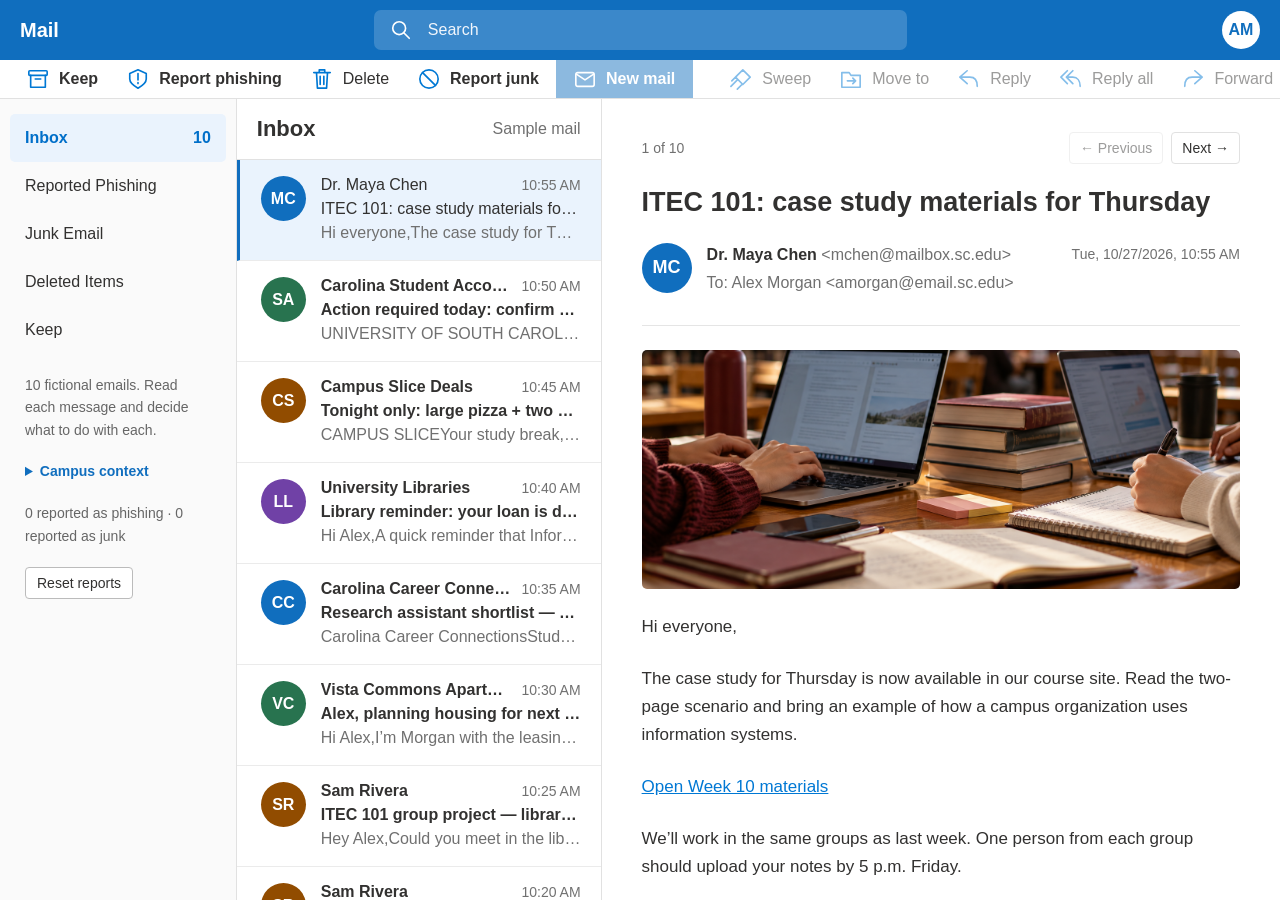
<file: index.html>
<!DOCTYPE html>
<html lang="en">
<head>
  <meta charset="UTF-8">
  <meta name="viewport" content="width=device-width, initial-scale=1.0">
  <meta name="description" content="A fictional college student inbox for evaluating sample emails.">
  <title>Student Mail | Inbox</title>
  <link rel="stylesheet" href="styles.css">
</head>
<body>
<!-- Reusable, locally embedded icons; no external libraries required. -->
<svg class="icon-definitions" xmlns="http://www.w3.org/2000/svg" aria-hidden="true"><defs>
  <symbol id="mail" viewBox="0 0 24 24"><rect x="2" y="5" width="20" height="15" rx="2"/><path d="m3 7 9 6 9-6"/></symbol>
  <symbol id="search-icon" viewBox="0 0 24 24"><circle cx="10" cy="10" r="7"/><path d="m15 15 6 6"/></symbol>
  <symbol id="delete" viewBox="0 0 24 24"><path d="M3 5h18M9 5V2h6v3M6 5l1 17h10l1-17M10 9v9M14 9v9"/></symbol>
  <symbol id="archive" viewBox="0 0 24 24"><path d="M4 8v13h16V8M9 12h6"/><rect x="2" y="3" width="20" height="5" rx="1"/></symbol>
  <symbol id="shield" viewBox="0 0 24 24"><path d="m12 2 9 4v6c0 5-9 10-9 10S3 17 3 12V6zM12 6v7M12 16v1"/></symbol>
  <symbol id="junk" viewBox="0 0 24 24"><circle cx="12" cy="12" r="10"/><path d="m5 5 14 14"/></symbol>
  <symbol id="sweep" viewBox="0 0 24 24"><path d="m14 2 8 8-8 8-8-8zM2 14l6-6M1 20l7-7M8 23l5-5"/></symbol>
  <symbol id="folder" viewBox="0 0 24 24"><path d="M2 5h8l2 3h10v13H2zM8 14h9m-3-3 3 3-3 3"/></symbol>
  <symbol id="reply" viewBox="0 0 24 24"><path d="m10 3-8 7 8 7M3 10h10c6 0 8 4 8 10"/></symbol>
  <symbol id="reply-all" viewBox="0 0 24 24"><path d="m8 3-7 7 7 7m6-14-7 7 7 7M8 10h6c5 0 8 4 8 10"/></symbol>
  <symbol id="forward" viewBox="0 0 24 24"><path d="m14 3 8 7-8 7M21 10H11c-6 0-8 4-8 10"/></symbol>
  <symbol id="tag" viewBox="0 0 24 24"><path d="M2 2h10l10 10-10 10L2 12z"/><circle cx="7" cy="7" r="1"/></symbol>
</defs></svg>
<header class="topbar">
  <span class="app-name">Mail</span>
  <div class="search-box"><svg class="icon" aria-hidden="true"><use href="#search-icon"/></svg><label class="sr-only" for="search">Search sample mail</label><input id="search" type="search" placeholder="Search"></div>
  <div class="profile" aria-label="Alex Morgan">AM</div>
</header>
<!-- Sample mail interface; no connection to an external mail service. -->
<nav class="toolbar" aria-label="Mail actions">
  <button class="new-mail" type="button"><svg class="icon"><use href="#mail"/></svg>New mail</button>
  <button id="delete-email" type="button"><svg class="icon"><use href="#delete"/></svg>Delete</button>
  <button id="keep-email" type="button"><svg class="icon"><use href="#archive"/></svg>Keep</button>
  <button id="report-phishing" type="button"><svg class="icon"><use href="#shield"/></svg>Report phishing</button>
  <button id="report-junk" type="button"><svg class="icon"><use href="#junk"/></svg>Report junk</button>
  <button type="button"><svg class="icon"><use href="#sweep"/></svg>Sweep</button>
  <button type="button"><svg class="icon"><use href="#folder"/></svg>Move to</button>
  <button type="button"><svg class="icon"><use href="#reply"/></svg>Reply</button>
  <button type="button"><svg class="icon"><use href="#reply-all"/></svg>Reply all</button>
  <button type="button"><svg class="icon"><use href="#forward"/></svg>Forward</button>
  <button type="button"><svg class="icon"><use href="#mail"/></svg>Unread</button>
  <button type="button"><svg class="icon"><use href="#tag"/></svg>Categorize</button>
</nav>
<main class="mail-layout">
  <aside class="folders" aria-label="Mail folders">
    <nav><ul>
      <li><button class="folder active" type="button" aria-current="page">Inbox</button></li>
      <li><button class="folder" type="button">Reported Phishing</button></li>
      <li><button class="folder" type="button">Junk Email</button></li>
      <li><button class="folder" type="button">Deleted Items</button></li>
      <li><button class="folder" type="button">Keep</button></li>
    </ul></nav>
    <p class="exercise-note">10 fictional emails. Read each message and decide what to do with each.</p>
    <details class="workplace-context"><summary>Campus context</summary><p>You are Alex Morgan, a student at the University of South Carolina, enrolled in ITEC 101. Sam Rivera and Jordan are in your project group. The people and messages in this exercise are fictional.</p><p>Campus email formats used here are <strong>@email.sc.edu</strong> for students and <strong>@mailbox.sc.edu</strong> for faculty and staff. Your class uses <strong>blackboard.sc.edu</strong>; student services are available through <strong>my.sc.edu</strong>.</p><p>For this exercise, you have not subscribed to business promotional mailing lists or requested information about pizza offers, apartments, or textbook rentals.</p></details>
    <p id="report-summary" class="exercise-note"></p>
    <button id="reset-reports" class="reset-reports" type="button">Reset reports</button>
  </aside>
  <section class="inbox" aria-labelledby="inbox-heading">
    <header class="inbox-heading"><h1 id="inbox-heading">Inbox</h1><span class="muted sample-label">Sample mail</span></header>
    <p class="sr-only" id="mail-status" role="status" aria-live="polite"></p><ul class="message-list"></ul>
  </section>
  <article class="reading-pane" aria-labelledby="email-subject">
    <div class="reading-navigation"><span id="message-position"></span><div><button id="previous-email" type="button" aria-label="Previous email">← Previous</button><button id="next-email" type="button" aria-label="Next email">Next →</button></div></div>
    <div id="delete-feedback" class="delete-feedback" role="status" aria-live="polite" hidden><span id="delete-feedback-text"></span><button id="undo-delete" type="button">Undo delete</button></div>
    <div id="deleted-banner" class="delete-feedback" hidden><span>This email is in Deleted Items.</span><button id="restore-email" type="button">Restore to Inbox</button></div>
    <div id="keep-banner" class="keep-banner" role="status" aria-live="polite" hidden><span id="keep-confirmation"></span><button id="undo-keep" type="button">Undo keep</button></div>
    <div id="report-banner" class="report-banner" role="status" aria-live="polite" hidden><span id="report-confirmation"></span><button id="undo-report" type="button">Undo report</button></div>
    <h2 id="email-subject">ITEC 101: case study materials for Thursday</h2>
    <header class="email-header"><span class="avatar blue" aria-hidden="true">MC</span><div class="email-people"><p><strong>Dr. Maya Chen</strong> <span class="muted email-address">&lt;mchen@mailbox.sc.edu&gt;</span></p><p class="muted recipients">To: Alex Morgan &lt;amorgan@email.sc.edu&gt;</p></div><time datetime="2026-10-27T10:55">Tue 10/27/2026 10:55 AM</time></header>
    <div class="email-body"><p>Loading your campus inbox…</p><noscript>Enable JavaScript to browse the sample emails and report messages.</noscript></div>
  </article>
</main>
<script src="mail.js" defer></script>
</body>
</html>
</file>
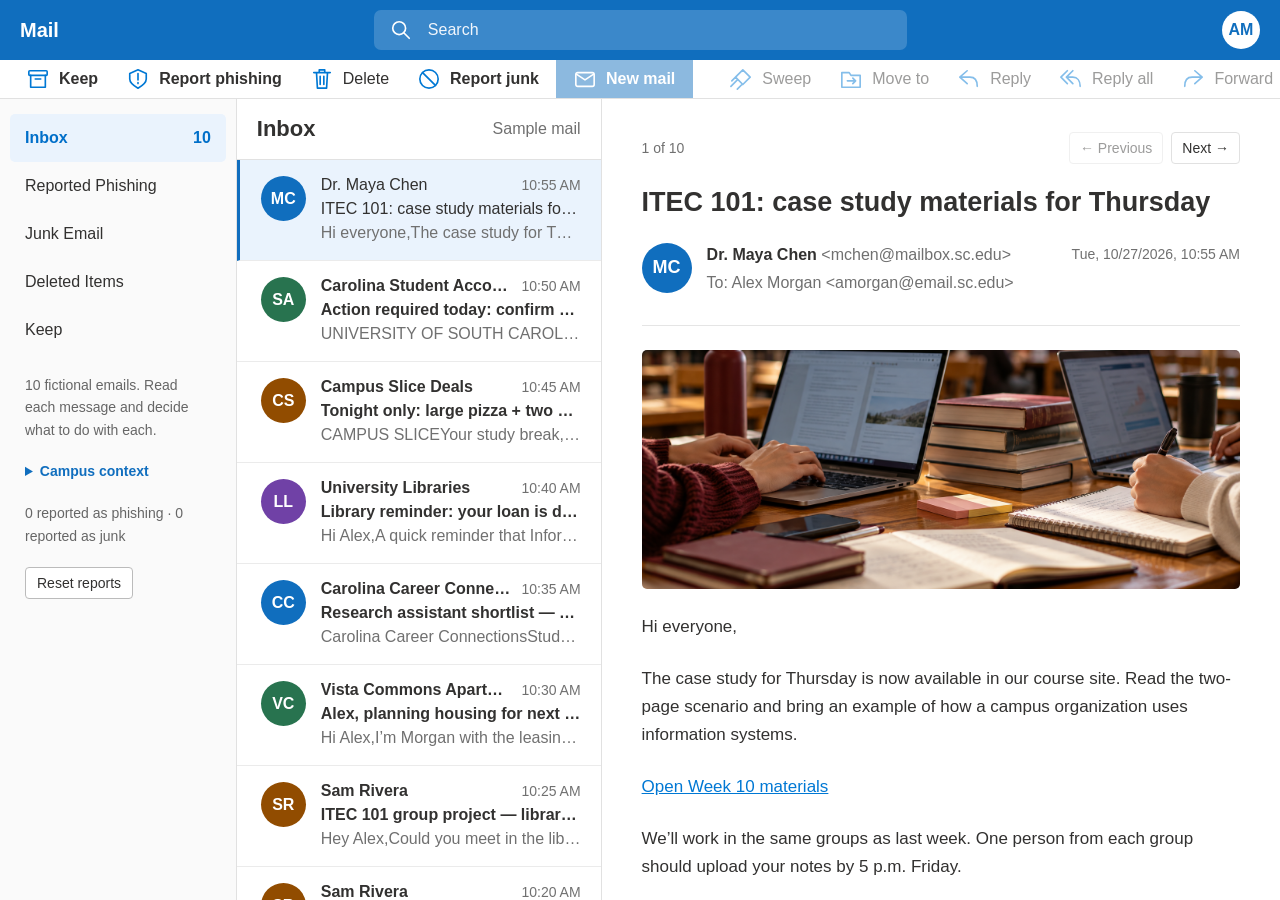
<file: email-01.html>
<!DOCTYPE html>
<html lang="en">
<head>
  <meta charset="UTF-8">
  <meta name="viewport" content="width=device-width, initial-scale=1.0">
  <meta name="description" content="A fictional college student inbox for evaluating sample emails.">
  <title>ITEC 101: case study materials for Thursday | Student Mail</title>
  <link rel="stylesheet" href="styles.css">
</head>
<body>
<!-- Reusable, locally embedded icons; no external libraries required. -->
<svg class="icon-definitions" xmlns="http://www.w3.org/2000/svg" aria-hidden="true"><defs>
  <symbol id="mail" viewBox="0 0 24 24"><rect x="2" y="5" width="20" height="15" rx="2"/><path d="m3 7 9 6 9-6"/></symbol>
  <symbol id="search-icon" viewBox="0 0 24 24"><circle cx="10" cy="10" r="7"/><path d="m15 15 6 6"/></symbol>
  <symbol id="delete" viewBox="0 0 24 24"><path d="M3 5h18M9 5V2h6v3M6 5l1 17h10l1-17M10 9v9M14 9v9"/></symbol>
  <symbol id="archive" viewBox="0 0 24 24"><path d="M4 8v13h16V8M9 12h6"/><rect x="2" y="3" width="20" height="5" rx="1"/></symbol>
  <symbol id="shield" viewBox="0 0 24 24"><path d="m12 2 9 4v6c0 5-9 10-9 10S3 17 3 12V6zM12 6v7M12 16v1"/></symbol>
  <symbol id="junk" viewBox="0 0 24 24"><circle cx="12" cy="12" r="10"/><path d="m5 5 14 14"/></symbol>
  <symbol id="sweep" viewBox="0 0 24 24"><path d="m14 2 8 8-8 8-8-8zM2 14l6-6M1 20l7-7M8 23l5-5"/></symbol>
  <symbol id="folder" viewBox="0 0 24 24"><path d="M2 5h8l2 3h10v13H2zM8 14h9m-3-3 3 3-3 3"/></symbol>
  <symbol id="reply" viewBox="0 0 24 24"><path d="m10 3-8 7 8 7M3 10h10c6 0 8 4 8 10"/></symbol>
  <symbol id="reply-all" viewBox="0 0 24 24"><path d="m8 3-7 7 7 7m6-14-7 7 7 7M8 10h6c5 0 8 4 8 10"/></symbol>
  <symbol id="forward" viewBox="0 0 24 24"><path d="m14 3 8 7-8 7M21 10H11c-6 0-8 4-8 10"/></symbol>
  <symbol id="tag" viewBox="0 0 24 24"><path d="M2 2h10l10 10-10 10L2 12z"/><circle cx="7" cy="7" r="1"/></symbol>
</defs></svg>
<header class="topbar">
  <span class="app-name">Mail</span>
  <div class="search-box"><svg class="icon" aria-hidden="true"><use href="#search-icon"/></svg><label class="sr-only" for="search">Search sample mail</label><input id="search" type="search" placeholder="Search"></div>
  <div class="profile" aria-label="Alex Morgan">AM</div>
</header>
<!-- Sample mail interface; no connection to an external mail service. -->
<nav class="toolbar" aria-label="Mail actions">
  <button class="new-mail" type="button"><svg class="icon"><use href="#mail"/></svg>New mail</button>
  <button id="delete-email" type="button"><svg class="icon"><use href="#delete"/></svg>Delete</button>
  <button id="keep-email" type="button"><svg class="icon"><use href="#archive"/></svg>Keep</button>
  <button id="report-phishing" type="button"><svg class="icon"><use href="#shield"/></svg>Report phishing</button>
  <button id="report-junk" type="button"><svg class="icon"><use href="#junk"/></svg>Report junk</button>
  <button type="button"><svg class="icon"><use href="#sweep"/></svg>Sweep</button>
  <button type="button"><svg class="icon"><use href="#folder"/></svg>Move to</button>
  <button type="button"><svg class="icon"><use href="#reply"/></svg>Reply</button>
  <button type="button"><svg class="icon"><use href="#reply-all"/></svg>Reply all</button>
  <button type="button"><svg class="icon"><use href="#forward"/></svg>Forward</button>
  <button type="button"><svg class="icon"><use href="#mail"/></svg>Unread</button>
  <button type="button"><svg class="icon"><use href="#tag"/></svg>Categorize</button>
</nav>
<main class="mail-layout">
  <aside class="folders" aria-label="Mail folders">
    <nav><ul>
      <li><button class="folder active" type="button" aria-current="page">Inbox</button></li>
      <li><button class="folder" type="button">Reported Phishing</button></li>
      <li><button class="folder" type="button">Junk Email</button></li>
      <li><button class="folder" type="button">Deleted Items</button></li>
      <li><button class="folder" type="button">Keep</button></li>
    </ul></nav>
    <p class="exercise-note">10 fictional emails. Read each message and decide what to do with each.</p>
    <details class="workplace-context"><summary>Campus context</summary><p>You are Alex Morgan, a student at the University of South Carolina, enrolled in ITEC 101. Sam Rivera and Jordan are in your project group. The people and messages in this exercise are fictional.</p><p>Campus email formats used here are <strong>@email.sc.edu</strong> for students and <strong>@mailbox.sc.edu</strong> for faculty and staff. Your class uses <strong>blackboard.sc.edu</strong>; student services are available through <strong>my.sc.edu</strong>.</p><p>For this exercise, you have not subscribed to business promotional mailing lists or requested information about pizza offers, apartments, or textbook rentals.</p></details>
    <p id="report-summary" class="exercise-note"></p>
    <button id="reset-reports" class="reset-reports" type="button">Reset reports</button>
  </aside>
  <section class="inbox" aria-labelledby="inbox-heading">
    <header class="inbox-heading"><h1 id="inbox-heading">Inbox</h1><span class="muted sample-label">Sample mail</span></header>
    <p class="sr-only" id="mail-status" role="status" aria-live="polite"></p><ul class="message-list"></ul>
  </section>
  <article class="reading-pane" aria-labelledby="email-subject">
    <div class="reading-navigation"><span id="message-position"></span><div><button id="previous-email" type="button" aria-label="Previous email">← Previous</button><button id="next-email" type="button" aria-label="Next email">Next →</button></div></div>
    <div id="delete-feedback" class="delete-feedback" role="status" aria-live="polite" hidden><span id="delete-feedback-text"></span><button id="undo-delete" type="button">Undo delete</button></div>
    <div id="deleted-banner" class="delete-feedback" hidden><span>This email is in Deleted Items.</span><button id="restore-email" type="button">Restore to Inbox</button></div>
    <div id="keep-banner" class="keep-banner" role="status" aria-live="polite" hidden><span id="keep-confirmation"></span><button id="undo-keep" type="button">Undo keep</button></div>
    <div id="report-banner" class="report-banner" role="status" aria-live="polite" hidden><span id="report-confirmation"></span><button id="undo-report" type="button">Undo report</button></div>
    <h2 id="email-subject">ITEC 101: case study materials for Thursday</h2>
    <header class="email-header"><span class="avatar blue" aria-hidden="true">MC</span><div class="email-people"><p><strong>Dr. Maya Chen</strong> <span class="muted email-address">&lt;mchen@mailbox.sc.edu&gt;</span></p><p class="muted recipients">To: Alex Morgan &lt;amorgan@email.sc.edu&gt;</p></div><time datetime="2026-10-27T10:55">Tue 10/27/2026 10:55 AM</time></header>
    <div class="email-body"><p>Loading your campus inbox…</p><noscript>Enable JavaScript to browse the sample emails and report messages.</noscript></div>
  </article>
</main>
<script src="mail.js" defer></script>
</body>
</html>
</file>
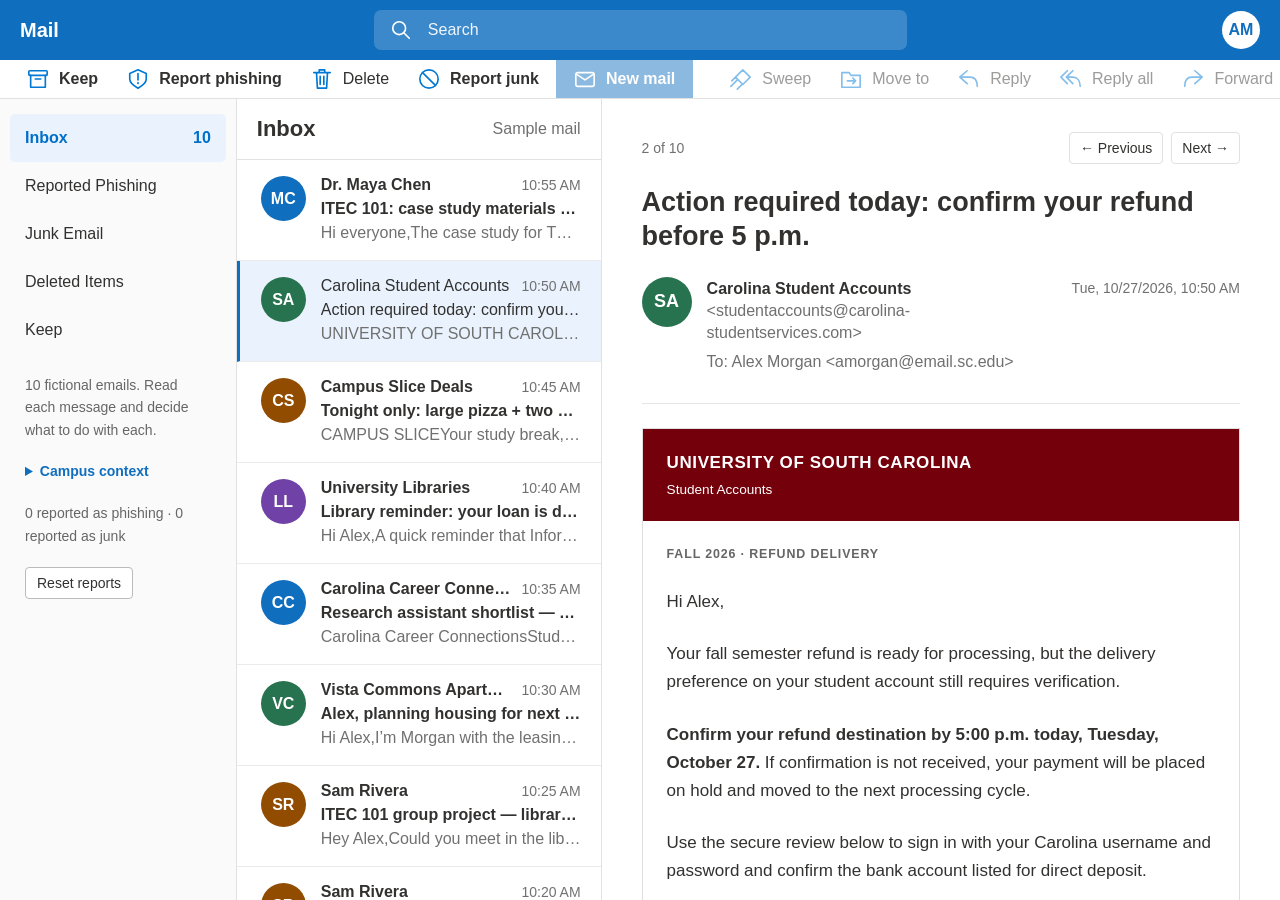
<file: email-02.html>
<!DOCTYPE html>
<html lang="en">
<head>
  <meta charset="UTF-8">
  <meta name="viewport" content="width=device-width, initial-scale=1.0">
  <meta name="description" content="A fictional college student inbox for evaluating sample emails.">
  <title>Action required today: confirm your refund before 5 p.m. | Student Mail</title>
  <link rel="stylesheet" href="styles.css">
</head>
<body>
<!-- Reusable, locally embedded icons; no external libraries required. -->
<svg class="icon-definitions" xmlns="http://www.w3.org/2000/svg" aria-hidden="true"><defs>
  <symbol id="mail" viewBox="0 0 24 24"><rect x="2" y="5" width="20" height="15" rx="2"/><path d="m3 7 9 6 9-6"/></symbol>
  <symbol id="search-icon" viewBox="0 0 24 24"><circle cx="10" cy="10" r="7"/><path d="m15 15 6 6"/></symbol>
  <symbol id="delete" viewBox="0 0 24 24"><path d="M3 5h18M9 5V2h6v3M6 5l1 17h10l1-17M10 9v9M14 9v9"/></symbol>
  <symbol id="archive" viewBox="0 0 24 24"><path d="M4 8v13h16V8M9 12h6"/><rect x="2" y="3" width="20" height="5" rx="1"/></symbol>
  <symbol id="shield" viewBox="0 0 24 24"><path d="m12 2 9 4v6c0 5-9 10-9 10S3 17 3 12V6zM12 6v7M12 16v1"/></symbol>
  <symbol id="junk" viewBox="0 0 24 24"><circle cx="12" cy="12" r="10"/><path d="m5 5 14 14"/></symbol>
  <symbol id="sweep" viewBox="0 0 24 24"><path d="m14 2 8 8-8 8-8-8zM2 14l6-6M1 20l7-7M8 23l5-5"/></symbol>
  <symbol id="folder" viewBox="0 0 24 24"><path d="M2 5h8l2 3h10v13H2zM8 14h9m-3-3 3 3-3 3"/></symbol>
  <symbol id="reply" viewBox="0 0 24 24"><path d="m10 3-8 7 8 7M3 10h10c6 0 8 4 8 10"/></symbol>
  <symbol id="reply-all" viewBox="0 0 24 24"><path d="m8 3-7 7 7 7m6-14-7 7 7 7M8 10h6c5 0 8 4 8 10"/></symbol>
  <symbol id="forward" viewBox="0 0 24 24"><path d="m14 3 8 7-8 7M21 10H11c-6 0-8 4-8 10"/></symbol>
  <symbol id="tag" viewBox="0 0 24 24"><path d="M2 2h10l10 10-10 10L2 12z"/><circle cx="7" cy="7" r="1"/></symbol>
</defs></svg>
<header class="topbar">
  <span class="app-name">Mail</span>
  <div class="search-box"><svg class="icon" aria-hidden="true"><use href="#search-icon"/></svg><label class="sr-only" for="search">Search sample mail</label><input id="search" type="search" placeholder="Search"></div>
  <div class="profile" aria-label="Alex Morgan">AM</div>
</header>
<!-- Sample mail interface; no connection to an external mail service. -->
<nav class="toolbar" aria-label="Mail actions">
  <button class="new-mail" type="button"><svg class="icon"><use href="#mail"/></svg>New mail</button>
  <button id="delete-email" type="button"><svg class="icon"><use href="#delete"/></svg>Delete</button>
  <button id="keep-email" type="button"><svg class="icon"><use href="#archive"/></svg>Keep</button>
  <button id="report-phishing" type="button"><svg class="icon"><use href="#shield"/></svg>Report phishing</button>
  <button id="report-junk" type="button"><svg class="icon"><use href="#junk"/></svg>Report junk</button>
  <button type="button"><svg class="icon"><use href="#sweep"/></svg>Sweep</button>
  <button type="button"><svg class="icon"><use href="#folder"/></svg>Move to</button>
  <button type="button"><svg class="icon"><use href="#reply"/></svg>Reply</button>
  <button type="button"><svg class="icon"><use href="#reply-all"/></svg>Reply all</button>
  <button type="button"><svg class="icon"><use href="#forward"/></svg>Forward</button>
  <button type="button"><svg class="icon"><use href="#mail"/></svg>Unread</button>
  <button type="button"><svg class="icon"><use href="#tag"/></svg>Categorize</button>
</nav>
<main class="mail-layout">
  <aside class="folders" aria-label="Mail folders">
    <nav><ul>
      <li><button class="folder active" type="button" aria-current="page">Inbox</button></li>
      <li><button class="folder" type="button">Reported Phishing</button></li>
      <li><button class="folder" type="button">Junk Email</button></li>
      <li><button class="folder" type="button">Deleted Items</button></li>
      <li><button class="folder" type="button">Keep</button></li>
    </ul></nav>
    <p class="exercise-note">10 fictional emails. Read each message and decide what to do with each.</p>
    <details class="workplace-context"><summary>Campus context</summary><p>You are Alex Morgan, a student at the University of South Carolina, enrolled in ITEC 101. Sam Rivera and Jordan are in your project group. The people and messages in this exercise are fictional.</p><p>Campus email formats used here are <strong>@email.sc.edu</strong> for students and <strong>@mailbox.sc.edu</strong> for faculty and staff. Your class uses <strong>blackboard.sc.edu</strong>; student services are available through <strong>my.sc.edu</strong>.</p><p>For this exercise, you have not subscribed to business promotional mailing lists or requested information about pizza offers, apartments, or textbook rentals.</p></details>
    <p id="report-summary" class="exercise-note"></p>
    <button id="reset-reports" class="reset-reports" type="button">Reset reports</button>
  </aside>
  <section class="inbox" aria-labelledby="inbox-heading">
    <header class="inbox-heading"><h1 id="inbox-heading">Inbox</h1><span class="muted sample-label">Sample mail</span></header>
    <p class="sr-only" id="mail-status" role="status" aria-live="polite"></p><ul class="message-list"></ul>
  </section>
  <article class="reading-pane" aria-labelledby="email-subject">
    <div class="reading-navigation"><span id="message-position"></span><div><button id="previous-email" type="button" aria-label="Previous email">← Previous</button><button id="next-email" type="button" aria-label="Next email">Next →</button></div></div>
    <div id="delete-feedback" class="delete-feedback" role="status" aria-live="polite" hidden><span id="delete-feedback-text"></span><button id="undo-delete" type="button">Undo delete</button></div>
    <div id="deleted-banner" class="delete-feedback" hidden><span>This email is in Deleted Items.</span><button id="restore-email" type="button">Restore to Inbox</button></div>
    <div id="keep-banner" class="keep-banner" role="status" aria-live="polite" hidden><span id="keep-confirmation"></span><button id="undo-keep" type="button">Undo keep</button></div>
    <div id="report-banner" class="report-banner" role="status" aria-live="polite" hidden><span id="report-confirmation"></span><button id="undo-report" type="button">Undo report</button></div>
    <h2 id="email-subject">ITEC 101: case study materials for Thursday</h2>
    <header class="email-header"><span class="avatar blue" aria-hidden="true">MC</span><div class="email-people"><p><strong>Dr. Maya Chen</strong> <span class="muted email-address">&lt;mchen@mailbox.sc.edu&gt;</span></p><p class="muted recipients">To: Alex Morgan &lt;amorgan@email.sc.edu&gt;</p></div><time datetime="2026-10-27T10:55">Tue 10/27/2026 10:55 AM</time></header>
    <div class="email-body"><p>Loading your campus inbox…</p><noscript>Enable JavaScript to browse the sample emails and report messages.</noscript></div>
  </article>
</main>
<script src="mail.js" defer></script>
</body>
</html>
</file>
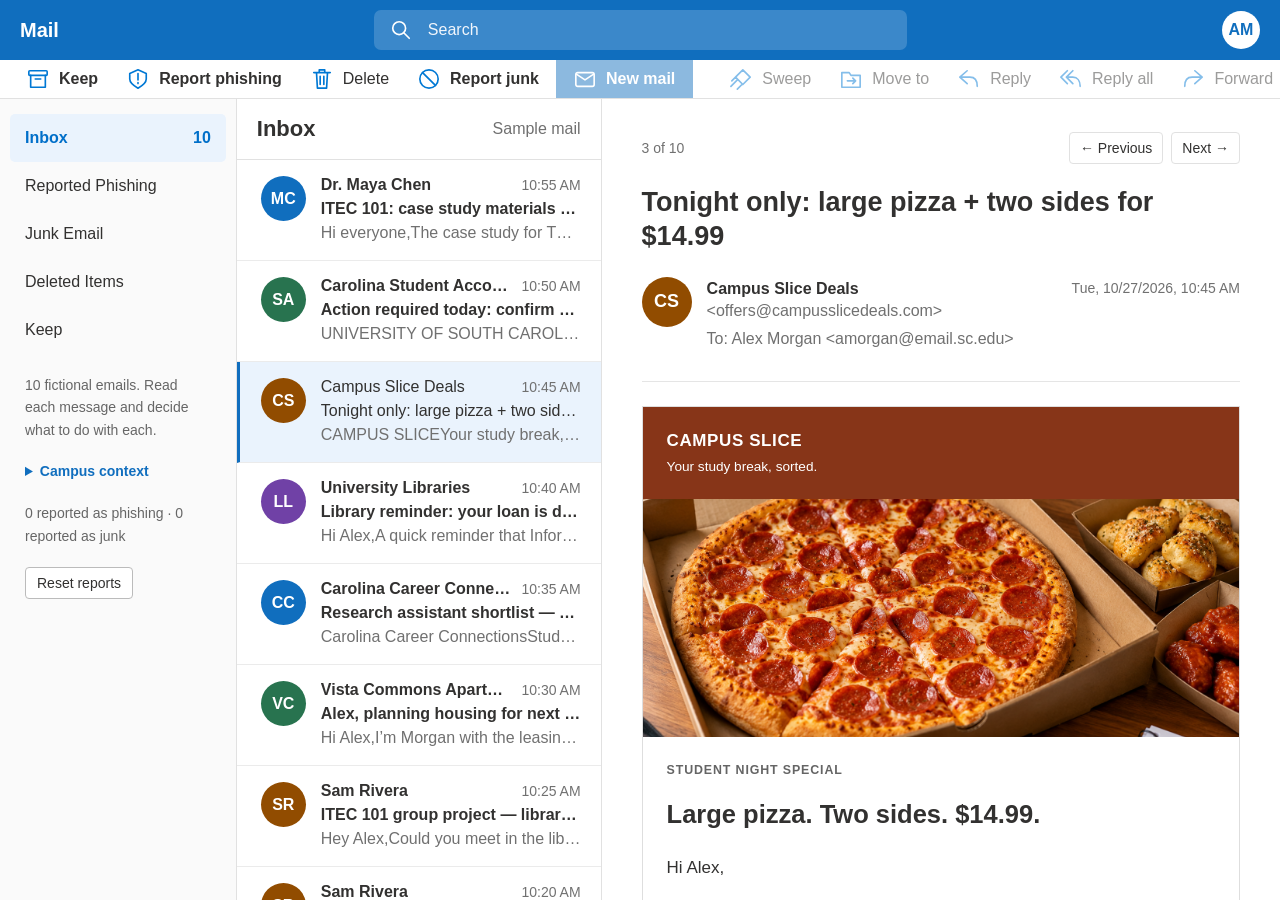
<file: email-03.html>
<!DOCTYPE html>
<html lang="en">
<head>
  <meta charset="UTF-8">
  <meta name="viewport" content="width=device-width, initial-scale=1.0">
  <meta name="description" content="A fictional college student inbox for evaluating sample emails.">
  <title>Tonight only: large pizza + two sides for $14.99 | Student Mail</title>
  <link rel="stylesheet" href="styles.css">
</head>
<body>
<!-- Reusable, locally embedded icons; no external libraries required. -->
<svg class="icon-definitions" xmlns="http://www.w3.org/2000/svg" aria-hidden="true"><defs>
  <symbol id="mail" viewBox="0 0 24 24"><rect x="2" y="5" width="20" height="15" rx="2"/><path d="m3 7 9 6 9-6"/></symbol>
  <symbol id="search-icon" viewBox="0 0 24 24"><circle cx="10" cy="10" r="7"/><path d="m15 15 6 6"/></symbol>
  <symbol id="delete" viewBox="0 0 24 24"><path d="M3 5h18M9 5V2h6v3M6 5l1 17h10l1-17M10 9v9M14 9v9"/></symbol>
  <symbol id="archive" viewBox="0 0 24 24"><path d="M4 8v13h16V8M9 12h6"/><rect x="2" y="3" width="20" height="5" rx="1"/></symbol>
  <symbol id="shield" viewBox="0 0 24 24"><path d="m12 2 9 4v6c0 5-9 10-9 10S3 17 3 12V6zM12 6v7M12 16v1"/></symbol>
  <symbol id="junk" viewBox="0 0 24 24"><circle cx="12" cy="12" r="10"/><path d="m5 5 14 14"/></symbol>
  <symbol id="sweep" viewBox="0 0 24 24"><path d="m14 2 8 8-8 8-8-8zM2 14l6-6M1 20l7-7M8 23l5-5"/></symbol>
  <symbol id="folder" viewBox="0 0 24 24"><path d="M2 5h8l2 3h10v13H2zM8 14h9m-3-3 3 3-3 3"/></symbol>
  <symbol id="reply" viewBox="0 0 24 24"><path d="m10 3-8 7 8 7M3 10h10c6 0 8 4 8 10"/></symbol>
  <symbol id="reply-all" viewBox="0 0 24 24"><path d="m8 3-7 7 7 7m6-14-7 7 7 7M8 10h6c5 0 8 4 8 10"/></symbol>
  <symbol id="forward" viewBox="0 0 24 24"><path d="m14 3 8 7-8 7M21 10H11c-6 0-8 4-8 10"/></symbol>
  <symbol id="tag" viewBox="0 0 24 24"><path d="M2 2h10l10 10-10 10L2 12z"/><circle cx="7" cy="7" r="1"/></symbol>
</defs></svg>
<header class="topbar">
  <span class="app-name">Mail</span>
  <div class="search-box"><svg class="icon" aria-hidden="true"><use href="#search-icon"/></svg><label class="sr-only" for="search">Search sample mail</label><input id="search" type="search" placeholder="Search"></div>
  <div class="profile" aria-label="Alex Morgan">AM</div>
</header>
<!-- Sample mail interface; no connection to an external mail service. -->
<nav class="toolbar" aria-label="Mail actions">
  <button class="new-mail" type="button"><svg class="icon"><use href="#mail"/></svg>New mail</button>
  <button id="delete-email" type="button"><svg class="icon"><use href="#delete"/></svg>Delete</button>
  <button id="keep-email" type="button"><svg class="icon"><use href="#archive"/></svg>Keep</button>
  <button id="report-phishing" type="button"><svg class="icon"><use href="#shield"/></svg>Report phishing</button>
  <button id="report-junk" type="button"><svg class="icon"><use href="#junk"/></svg>Report junk</button>
  <button type="button"><svg class="icon"><use href="#sweep"/></svg>Sweep</button>
  <button type="button"><svg class="icon"><use href="#folder"/></svg>Move to</button>
  <button type="button"><svg class="icon"><use href="#reply"/></svg>Reply</button>
  <button type="button"><svg class="icon"><use href="#reply-all"/></svg>Reply all</button>
  <button type="button"><svg class="icon"><use href="#forward"/></svg>Forward</button>
  <button type="button"><svg class="icon"><use href="#mail"/></svg>Unread</button>
  <button type="button"><svg class="icon"><use href="#tag"/></svg>Categorize</button>
</nav>
<main class="mail-layout">
  <aside class="folders" aria-label="Mail folders">
    <nav><ul>
      <li><button class="folder active" type="button" aria-current="page">Inbox</button></li>
      <li><button class="folder" type="button">Reported Phishing</button></li>
      <li><button class="folder" type="button">Junk Email</button></li>
      <li><button class="folder" type="button">Deleted Items</button></li>
      <li><button class="folder" type="button">Keep</button></li>
    </ul></nav>
    <p class="exercise-note">10 fictional emails. Read each message and decide what to do with each.</p>
    <details class="workplace-context"><summary>Campus context</summary><p>You are Alex Morgan, a student at the University of South Carolina, enrolled in ITEC 101. Sam Rivera and Jordan are in your project group. The people and messages in this exercise are fictional.</p><p>Campus email formats used here are <strong>@email.sc.edu</strong> for students and <strong>@mailbox.sc.edu</strong> for faculty and staff. Your class uses <strong>blackboard.sc.edu</strong>; student services are available through <strong>my.sc.edu</strong>.</p><p>For this exercise, you have not subscribed to business promotional mailing lists or requested information about pizza offers, apartments, or textbook rentals.</p></details>
    <p id="report-summary" class="exercise-note"></p>
    <button id="reset-reports" class="reset-reports" type="button">Reset reports</button>
  </aside>
  <section class="inbox" aria-labelledby="inbox-heading">
    <header class="inbox-heading"><h1 id="inbox-heading">Inbox</h1><span class="muted sample-label">Sample mail</span></header>
    <p class="sr-only" id="mail-status" role="status" aria-live="polite"></p><ul class="message-list"></ul>
  </section>
  <article class="reading-pane" aria-labelledby="email-subject">
    <div class="reading-navigation"><span id="message-position"></span><div><button id="previous-email" type="button" aria-label="Previous email">← Previous</button><button id="next-email" type="button" aria-label="Next email">Next →</button></div></div>
    <div id="delete-feedback" class="delete-feedback" role="status" aria-live="polite" hidden><span id="delete-feedback-text"></span><button id="undo-delete" type="button">Undo delete</button></div>
    <div id="deleted-banner" class="delete-feedback" hidden><span>This email is in Deleted Items.</span><button id="restore-email" type="button">Restore to Inbox</button></div>
    <div id="keep-banner" class="keep-banner" role="status" aria-live="polite" hidden><span id="keep-confirmation"></span><button id="undo-keep" type="button">Undo keep</button></div>
    <div id="report-banner" class="report-banner" role="status" aria-live="polite" hidden><span id="report-confirmation"></span><button id="undo-report" type="button">Undo report</button></div>
    <h2 id="email-subject">ITEC 101: case study materials for Thursday</h2>
    <header class="email-header"><span class="avatar blue" aria-hidden="true">MC</span><div class="email-people"><p><strong>Dr. Maya Chen</strong> <span class="muted email-address">&lt;mchen@mailbox.sc.edu&gt;</span></p><p class="muted recipients">To: Alex Morgan &lt;amorgan@email.sc.edu&gt;</p></div><time datetime="2026-10-27T10:55">Tue 10/27/2026 10:55 AM</time></header>
    <div class="email-body"><p>Loading your campus inbox…</p><noscript>Enable JavaScript to browse the sample emails and report messages.</noscript></div>
  </article>
</main>
<script src="mail.js" defer></script>
</body>
</html>
</file>
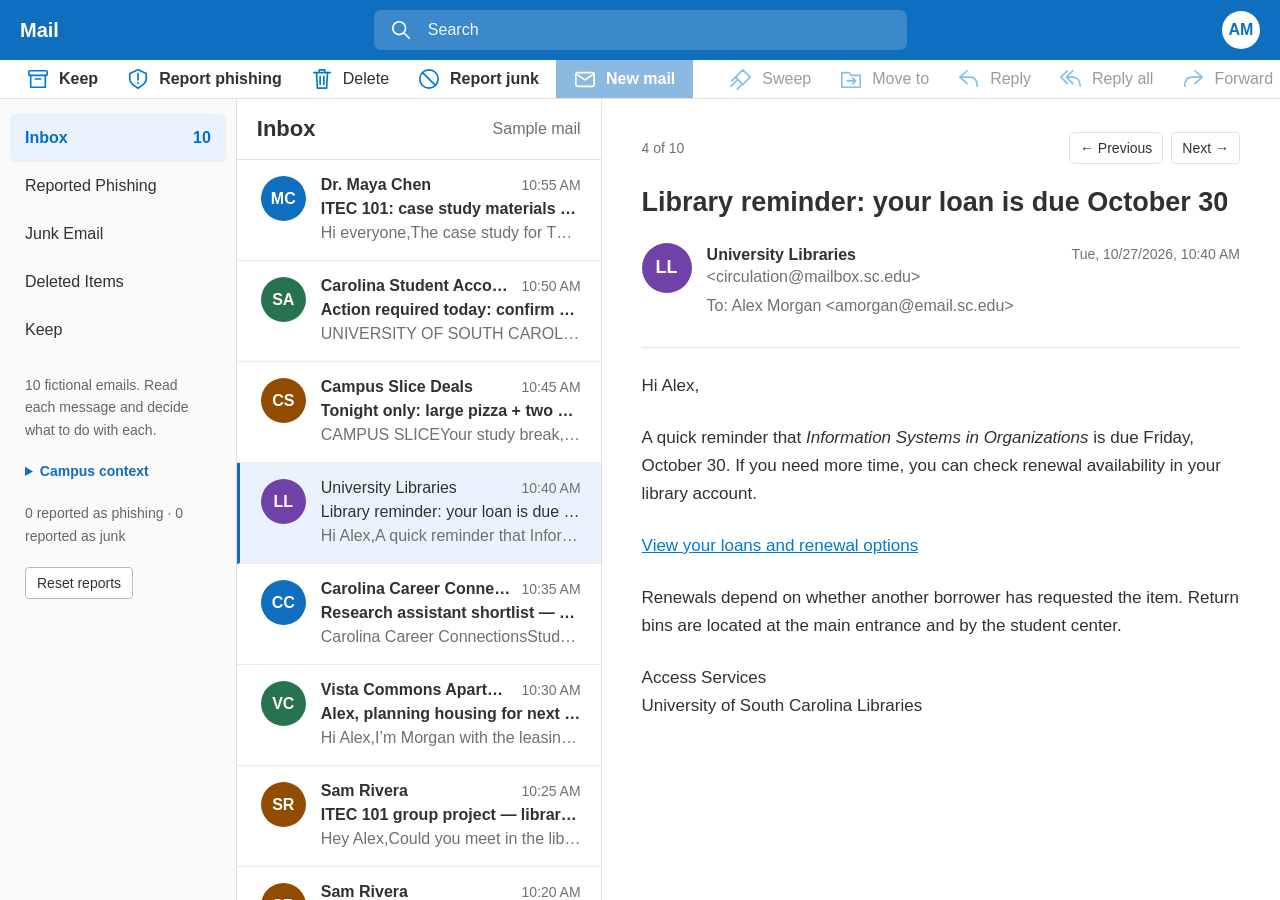
<file: email-04.html>
<!DOCTYPE html>
<html lang="en">
<head>
  <meta charset="UTF-8">
  <meta name="viewport" content="width=device-width, initial-scale=1.0">
  <meta name="description" content="A fictional college student inbox for evaluating sample emails.">
  <title>Library reminder: your loan is due October 30 | Student Mail</title>
  <link rel="stylesheet" href="styles.css">
</head>
<body>
<!-- Reusable, locally embedded icons; no external libraries required. -->
<svg class="icon-definitions" xmlns="http://www.w3.org/2000/svg" aria-hidden="true"><defs>
  <symbol id="mail" viewBox="0 0 24 24"><rect x="2" y="5" width="20" height="15" rx="2"/><path d="m3 7 9 6 9-6"/></symbol>
  <symbol id="search-icon" viewBox="0 0 24 24"><circle cx="10" cy="10" r="7"/><path d="m15 15 6 6"/></symbol>
  <symbol id="delete" viewBox="0 0 24 24"><path d="M3 5h18M9 5V2h6v3M6 5l1 17h10l1-17M10 9v9M14 9v9"/></symbol>
  <symbol id="archive" viewBox="0 0 24 24"><path d="M4 8v13h16V8M9 12h6"/><rect x="2" y="3" width="20" height="5" rx="1"/></symbol>
  <symbol id="shield" viewBox="0 0 24 24"><path d="m12 2 9 4v6c0 5-9 10-9 10S3 17 3 12V6zM12 6v7M12 16v1"/></symbol>
  <symbol id="junk" viewBox="0 0 24 24"><circle cx="12" cy="12" r="10"/><path d="m5 5 14 14"/></symbol>
  <symbol id="sweep" viewBox="0 0 24 24"><path d="m14 2 8 8-8 8-8-8zM2 14l6-6M1 20l7-7M8 23l5-5"/></symbol>
  <symbol id="folder" viewBox="0 0 24 24"><path d="M2 5h8l2 3h10v13H2zM8 14h9m-3-3 3 3-3 3"/></symbol>
  <symbol id="reply" viewBox="0 0 24 24"><path d="m10 3-8 7 8 7M3 10h10c6 0 8 4 8 10"/></symbol>
  <symbol id="reply-all" viewBox="0 0 24 24"><path d="m8 3-7 7 7 7m6-14-7 7 7 7M8 10h6c5 0 8 4 8 10"/></symbol>
  <symbol id="forward" viewBox="0 0 24 24"><path d="m14 3 8 7-8 7M21 10H11c-6 0-8 4-8 10"/></symbol>
  <symbol id="tag" viewBox="0 0 24 24"><path d="M2 2h10l10 10-10 10L2 12z"/><circle cx="7" cy="7" r="1"/></symbol>
</defs></svg>
<header class="topbar">
  <span class="app-name">Mail</span>
  <div class="search-box"><svg class="icon" aria-hidden="true"><use href="#search-icon"/></svg><label class="sr-only" for="search">Search sample mail</label><input id="search" type="search" placeholder="Search"></div>
  <div class="profile" aria-label="Alex Morgan">AM</div>
</header>
<!-- Sample mail interface; no connection to an external mail service. -->
<nav class="toolbar" aria-label="Mail actions">
  <button class="new-mail" type="button"><svg class="icon"><use href="#mail"/></svg>New mail</button>
  <button id="delete-email" type="button"><svg class="icon"><use href="#delete"/></svg>Delete</button>
  <button id="keep-email" type="button"><svg class="icon"><use href="#archive"/></svg>Keep</button>
  <button id="report-phishing" type="button"><svg class="icon"><use href="#shield"/></svg>Report phishing</button>
  <button id="report-junk" type="button"><svg class="icon"><use href="#junk"/></svg>Report junk</button>
  <button type="button"><svg class="icon"><use href="#sweep"/></svg>Sweep</button>
  <button type="button"><svg class="icon"><use href="#folder"/></svg>Move to</button>
  <button type="button"><svg class="icon"><use href="#reply"/></svg>Reply</button>
  <button type="button"><svg class="icon"><use href="#reply-all"/></svg>Reply all</button>
  <button type="button"><svg class="icon"><use href="#forward"/></svg>Forward</button>
  <button type="button"><svg class="icon"><use href="#mail"/></svg>Unread</button>
  <button type="button"><svg class="icon"><use href="#tag"/></svg>Categorize</button>
</nav>
<main class="mail-layout">
  <aside class="folders" aria-label="Mail folders">
    <nav><ul>
      <li><button class="folder active" type="button" aria-current="page">Inbox</button></li>
      <li><button class="folder" type="button">Reported Phishing</button></li>
      <li><button class="folder" type="button">Junk Email</button></li>
      <li><button class="folder" type="button">Deleted Items</button></li>
      <li><button class="folder" type="button">Keep</button></li>
    </ul></nav>
    <p class="exercise-note">10 fictional emails. Read each message and decide what to do with each.</p>
    <details class="workplace-context"><summary>Campus context</summary><p>You are Alex Morgan, a student at the University of South Carolina, enrolled in ITEC 101. Sam Rivera and Jordan are in your project group. The people and messages in this exercise are fictional.</p><p>Campus email formats used here are <strong>@email.sc.edu</strong> for students and <strong>@mailbox.sc.edu</strong> for faculty and staff. Your class uses <strong>blackboard.sc.edu</strong>; student services are available through <strong>my.sc.edu</strong>.</p><p>For this exercise, you have not subscribed to business promotional mailing lists or requested information about pizza offers, apartments, or textbook rentals.</p></details>
    <p id="report-summary" class="exercise-note"></p>
    <button id="reset-reports" class="reset-reports" type="button">Reset reports</button>
  </aside>
  <section class="inbox" aria-labelledby="inbox-heading">
    <header class="inbox-heading"><h1 id="inbox-heading">Inbox</h1><span class="muted sample-label">Sample mail</span></header>
    <p class="sr-only" id="mail-status" role="status" aria-live="polite"></p><ul class="message-list"></ul>
  </section>
  <article class="reading-pane" aria-labelledby="email-subject">
    <div class="reading-navigation"><span id="message-position"></span><div><button id="previous-email" type="button" aria-label="Previous email">← Previous</button><button id="next-email" type="button" aria-label="Next email">Next →</button></div></div>
    <div id="delete-feedback" class="delete-feedback" role="status" aria-live="polite" hidden><span id="delete-feedback-text"></span><button id="undo-delete" type="button">Undo delete</button></div>
    <div id="deleted-banner" class="delete-feedback" hidden><span>This email is in Deleted Items.</span><button id="restore-email" type="button">Restore to Inbox</button></div>
    <div id="keep-banner" class="keep-banner" role="status" aria-live="polite" hidden><span id="keep-confirmation"></span><button id="undo-keep" type="button">Undo keep</button></div>
    <div id="report-banner" class="report-banner" role="status" aria-live="polite" hidden><span id="report-confirmation"></span><button id="undo-report" type="button">Undo report</button></div>
    <h2 id="email-subject">ITEC 101: case study materials for Thursday</h2>
    <header class="email-header"><span class="avatar blue" aria-hidden="true">MC</span><div class="email-people"><p><strong>Dr. Maya Chen</strong> <span class="muted email-address">&lt;mchen@mailbox.sc.edu&gt;</span></p><p class="muted recipients">To: Alex Morgan &lt;amorgan@email.sc.edu&gt;</p></div><time datetime="2026-10-27T10:55">Tue 10/27/2026 10:55 AM</time></header>
    <div class="email-body"><p>Loading your campus inbox…</p><noscript>Enable JavaScript to browse the sample emails and report messages.</noscript></div>
  </article>
</main>
<script src="mail.js" defer></script>
</body>
</html>
</file>
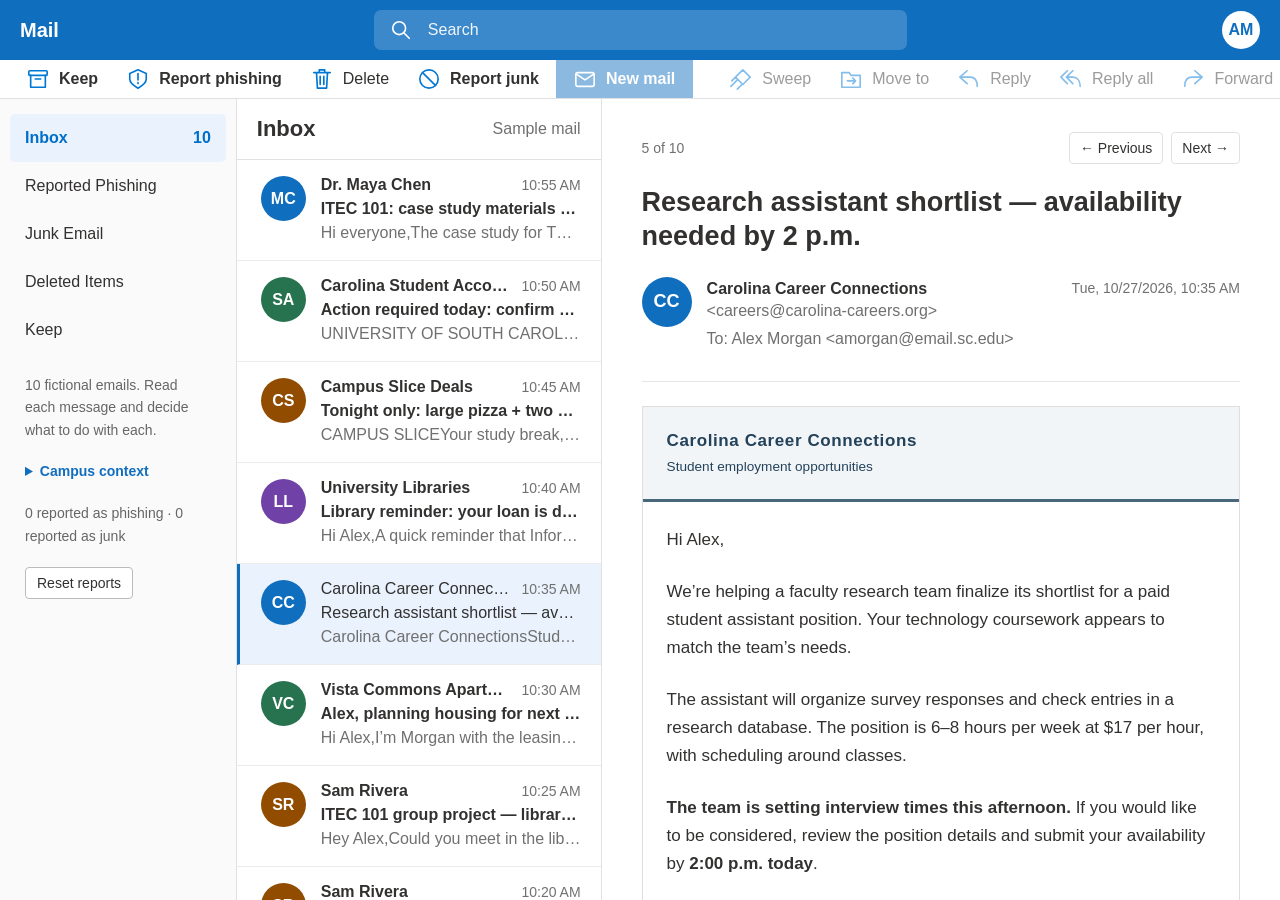
<file: email-05.html>
<!DOCTYPE html>
<html lang="en">
<head>
  <meta charset="UTF-8">
  <meta name="viewport" content="width=device-width, initial-scale=1.0">
  <meta name="description" content="A fictional college student inbox for evaluating sample emails.">
  <title>Research assistant shortlist — availability needed by 2 p.m. | Student Mail</title>
  <link rel="stylesheet" href="styles.css">
</head>
<body>
<!-- Reusable, locally embedded icons; no external libraries required. -->
<svg class="icon-definitions" xmlns="http://www.w3.org/2000/svg" aria-hidden="true"><defs>
  <symbol id="mail" viewBox="0 0 24 24"><rect x="2" y="5" width="20" height="15" rx="2"/><path d="m3 7 9 6 9-6"/></symbol>
  <symbol id="search-icon" viewBox="0 0 24 24"><circle cx="10" cy="10" r="7"/><path d="m15 15 6 6"/></symbol>
  <symbol id="delete" viewBox="0 0 24 24"><path d="M3 5h18M9 5V2h6v3M6 5l1 17h10l1-17M10 9v9M14 9v9"/></symbol>
  <symbol id="archive" viewBox="0 0 24 24"><path d="M4 8v13h16V8M9 12h6"/><rect x="2" y="3" width="20" height="5" rx="1"/></symbol>
  <symbol id="shield" viewBox="0 0 24 24"><path d="m12 2 9 4v6c0 5-9 10-9 10S3 17 3 12V6zM12 6v7M12 16v1"/></symbol>
  <symbol id="junk" viewBox="0 0 24 24"><circle cx="12" cy="12" r="10"/><path d="m5 5 14 14"/></symbol>
  <symbol id="sweep" viewBox="0 0 24 24"><path d="m14 2 8 8-8 8-8-8zM2 14l6-6M1 20l7-7M8 23l5-5"/></symbol>
  <symbol id="folder" viewBox="0 0 24 24"><path d="M2 5h8l2 3h10v13H2zM8 14h9m-3-3 3 3-3 3"/></symbol>
  <symbol id="reply" viewBox="0 0 24 24"><path d="m10 3-8 7 8 7M3 10h10c6 0 8 4 8 10"/></symbol>
  <symbol id="reply-all" viewBox="0 0 24 24"><path d="m8 3-7 7 7 7m6-14-7 7 7 7M8 10h6c5 0 8 4 8 10"/></symbol>
  <symbol id="forward" viewBox="0 0 24 24"><path d="m14 3 8 7-8 7M21 10H11c-6 0-8 4-8 10"/></symbol>
  <symbol id="tag" viewBox="0 0 24 24"><path d="M2 2h10l10 10-10 10L2 12z"/><circle cx="7" cy="7" r="1"/></symbol>
</defs></svg>
<header class="topbar">
  <span class="app-name">Mail</span>
  <div class="search-box"><svg class="icon" aria-hidden="true"><use href="#search-icon"/></svg><label class="sr-only" for="search">Search sample mail</label><input id="search" type="search" placeholder="Search"></div>
  <div class="profile" aria-label="Alex Morgan">AM</div>
</header>
<!-- Sample mail interface; no connection to an external mail service. -->
<nav class="toolbar" aria-label="Mail actions">
  <button class="new-mail" type="button"><svg class="icon"><use href="#mail"/></svg>New mail</button>
  <button id="delete-email" type="button"><svg class="icon"><use href="#delete"/></svg>Delete</button>
  <button id="keep-email" type="button"><svg class="icon"><use href="#archive"/></svg>Keep</button>
  <button id="report-phishing" type="button"><svg class="icon"><use href="#shield"/></svg>Report phishing</button>
  <button id="report-junk" type="button"><svg class="icon"><use href="#junk"/></svg>Report junk</button>
  <button type="button"><svg class="icon"><use href="#sweep"/></svg>Sweep</button>
  <button type="button"><svg class="icon"><use href="#folder"/></svg>Move to</button>
  <button type="button"><svg class="icon"><use href="#reply"/></svg>Reply</button>
  <button type="button"><svg class="icon"><use href="#reply-all"/></svg>Reply all</button>
  <button type="button"><svg class="icon"><use href="#forward"/></svg>Forward</button>
  <button type="button"><svg class="icon"><use href="#mail"/></svg>Unread</button>
  <button type="button"><svg class="icon"><use href="#tag"/></svg>Categorize</button>
</nav>
<main class="mail-layout">
  <aside class="folders" aria-label="Mail folders">
    <nav><ul>
      <li><button class="folder active" type="button" aria-current="page">Inbox</button></li>
      <li><button class="folder" type="button">Reported Phishing</button></li>
      <li><button class="folder" type="button">Junk Email</button></li>
      <li><button class="folder" type="button">Deleted Items</button></li>
      <li><button class="folder" type="button">Keep</button></li>
    </ul></nav>
    <p class="exercise-note">10 fictional emails. Read each message and decide what to do with each.</p>
    <details class="workplace-context"><summary>Campus context</summary><p>You are Alex Morgan, a student at the University of South Carolina, enrolled in ITEC 101. Sam Rivera and Jordan are in your project group. The people and messages in this exercise are fictional.</p><p>Campus email formats used here are <strong>@email.sc.edu</strong> for students and <strong>@mailbox.sc.edu</strong> for faculty and staff. Your class uses <strong>blackboard.sc.edu</strong>; student services are available through <strong>my.sc.edu</strong>.</p><p>For this exercise, you have not subscribed to business promotional mailing lists or requested information about pizza offers, apartments, or textbook rentals.</p></details>
    <p id="report-summary" class="exercise-note"></p>
    <button id="reset-reports" class="reset-reports" type="button">Reset reports</button>
  </aside>
  <section class="inbox" aria-labelledby="inbox-heading">
    <header class="inbox-heading"><h1 id="inbox-heading">Inbox</h1><span class="muted sample-label">Sample mail</span></header>
    <p class="sr-only" id="mail-status" role="status" aria-live="polite"></p><ul class="message-list"></ul>
  </section>
  <article class="reading-pane" aria-labelledby="email-subject">
    <div class="reading-navigation"><span id="message-position"></span><div><button id="previous-email" type="button" aria-label="Previous email">← Previous</button><button id="next-email" type="button" aria-label="Next email">Next →</button></div></div>
    <div id="delete-feedback" class="delete-feedback" role="status" aria-live="polite" hidden><span id="delete-feedback-text"></span><button id="undo-delete" type="button">Undo delete</button></div>
    <div id="deleted-banner" class="delete-feedback" hidden><span>This email is in Deleted Items.</span><button id="restore-email" type="button">Restore to Inbox</button></div>
    <div id="keep-banner" class="keep-banner" role="status" aria-live="polite" hidden><span id="keep-confirmation"></span><button id="undo-keep" type="button">Undo keep</button></div>
    <div id="report-banner" class="report-banner" role="status" aria-live="polite" hidden><span id="report-confirmation"></span><button id="undo-report" type="button">Undo report</button></div>
    <h2 id="email-subject">ITEC 101: case study materials for Thursday</h2>
    <header class="email-header"><span class="avatar blue" aria-hidden="true">MC</span><div class="email-people"><p><strong>Dr. Maya Chen</strong> <span class="muted email-address">&lt;mchen@mailbox.sc.edu&gt;</span></p><p class="muted recipients">To: Alex Morgan &lt;amorgan@email.sc.edu&gt;</p></div><time datetime="2026-10-27T10:55">Tue 10/27/2026 10:55 AM</time></header>
    <div class="email-body"><p>Loading your campus inbox…</p><noscript>Enable JavaScript to browse the sample emails and report messages.</noscript></div>
  </article>
</main>
<script src="mail.js" defer></script>
</body>
</html>
</file>
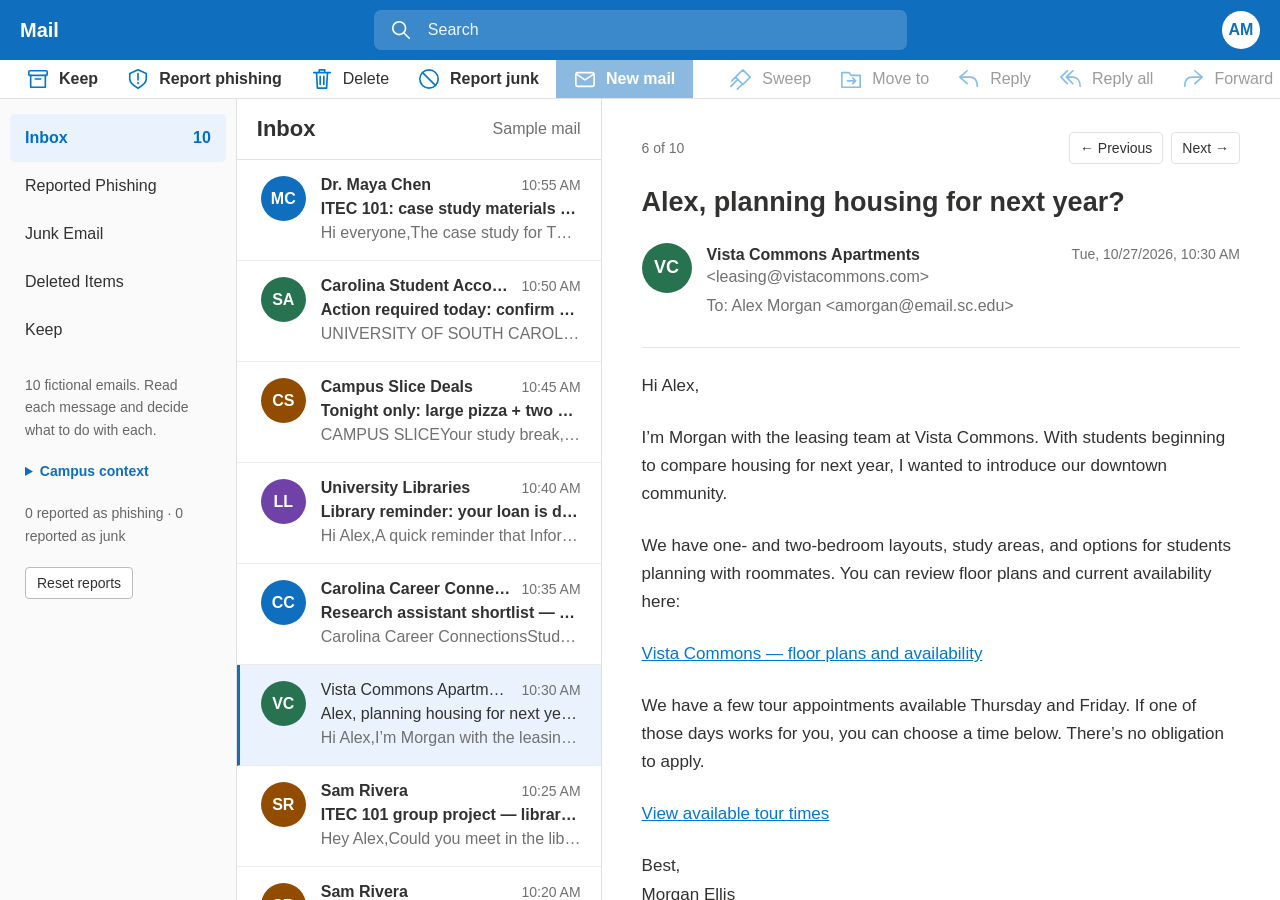
<file: email-06.html>
<!DOCTYPE html>
<html lang="en">
<head>
  <meta charset="UTF-8">
  <meta name="viewport" content="width=device-width, initial-scale=1.0">
  <meta name="description" content="A fictional college student inbox for evaluating sample emails.">
  <title>Alex, planning housing for next year? | Student Mail</title>
  <link rel="stylesheet" href="styles.css">
</head>
<body>
<!-- Reusable, locally embedded icons; no external libraries required. -->
<svg class="icon-definitions" xmlns="http://www.w3.org/2000/svg" aria-hidden="true"><defs>
  <symbol id="mail" viewBox="0 0 24 24"><rect x="2" y="5" width="20" height="15" rx="2"/><path d="m3 7 9 6 9-6"/></symbol>
  <symbol id="search-icon" viewBox="0 0 24 24"><circle cx="10" cy="10" r="7"/><path d="m15 15 6 6"/></symbol>
  <symbol id="delete" viewBox="0 0 24 24"><path d="M3 5h18M9 5V2h6v3M6 5l1 17h10l1-17M10 9v9M14 9v9"/></symbol>
  <symbol id="archive" viewBox="0 0 24 24"><path d="M4 8v13h16V8M9 12h6"/><rect x="2" y="3" width="20" height="5" rx="1"/></symbol>
  <symbol id="shield" viewBox="0 0 24 24"><path d="m12 2 9 4v6c0 5-9 10-9 10S3 17 3 12V6zM12 6v7M12 16v1"/></symbol>
  <symbol id="junk" viewBox="0 0 24 24"><circle cx="12" cy="12" r="10"/><path d="m5 5 14 14"/></symbol>
  <symbol id="sweep" viewBox="0 0 24 24"><path d="m14 2 8 8-8 8-8-8zM2 14l6-6M1 20l7-7M8 23l5-5"/></symbol>
  <symbol id="folder" viewBox="0 0 24 24"><path d="M2 5h8l2 3h10v13H2zM8 14h9m-3-3 3 3-3 3"/></symbol>
  <symbol id="reply" viewBox="0 0 24 24"><path d="m10 3-8 7 8 7M3 10h10c6 0 8 4 8 10"/></symbol>
  <symbol id="reply-all" viewBox="0 0 24 24"><path d="m8 3-7 7 7 7m6-14-7 7 7 7M8 10h6c5 0 8 4 8 10"/></symbol>
  <symbol id="forward" viewBox="0 0 24 24"><path d="m14 3 8 7-8 7M21 10H11c-6 0-8 4-8 10"/></symbol>
  <symbol id="tag" viewBox="0 0 24 24"><path d="M2 2h10l10 10-10 10L2 12z"/><circle cx="7" cy="7" r="1"/></symbol>
</defs></svg>
<header class="topbar">
  <span class="app-name">Mail</span>
  <div class="search-box"><svg class="icon" aria-hidden="true"><use href="#search-icon"/></svg><label class="sr-only" for="search">Search sample mail</label><input id="search" type="search" placeholder="Search"></div>
  <div class="profile" aria-label="Alex Morgan">AM</div>
</header>
<!-- Sample mail interface; no connection to an external mail service. -->
<nav class="toolbar" aria-label="Mail actions">
  <button class="new-mail" type="button"><svg class="icon"><use href="#mail"/></svg>New mail</button>
  <button id="delete-email" type="button"><svg class="icon"><use href="#delete"/></svg>Delete</button>
  <button id="keep-email" type="button"><svg class="icon"><use href="#archive"/></svg>Keep</button>
  <button id="report-phishing" type="button"><svg class="icon"><use href="#shield"/></svg>Report phishing</button>
  <button id="report-junk" type="button"><svg class="icon"><use href="#junk"/></svg>Report junk</button>
  <button type="button"><svg class="icon"><use href="#sweep"/></svg>Sweep</button>
  <button type="button"><svg class="icon"><use href="#folder"/></svg>Move to</button>
  <button type="button"><svg class="icon"><use href="#reply"/></svg>Reply</button>
  <button type="button"><svg class="icon"><use href="#reply-all"/></svg>Reply all</button>
  <button type="button"><svg class="icon"><use href="#forward"/></svg>Forward</button>
  <button type="button"><svg class="icon"><use href="#mail"/></svg>Unread</button>
  <button type="button"><svg class="icon"><use href="#tag"/></svg>Categorize</button>
</nav>
<main class="mail-layout">
  <aside class="folders" aria-label="Mail folders">
    <nav><ul>
      <li><button class="folder active" type="button" aria-current="page">Inbox</button></li>
      <li><button class="folder" type="button">Reported Phishing</button></li>
      <li><button class="folder" type="button">Junk Email</button></li>
      <li><button class="folder" type="button">Deleted Items</button></li>
      <li><button class="folder" type="button">Keep</button></li>
    </ul></nav>
    <p class="exercise-note">10 fictional emails. Read each message and decide what to do with each.</p>
    <details class="workplace-context"><summary>Campus context</summary><p>You are Alex Morgan, a student at the University of South Carolina, enrolled in ITEC 101. Sam Rivera and Jordan are in your project group. The people and messages in this exercise are fictional.</p><p>Campus email formats used here are <strong>@email.sc.edu</strong> for students and <strong>@mailbox.sc.edu</strong> for faculty and staff. Your class uses <strong>blackboard.sc.edu</strong>; student services are available through <strong>my.sc.edu</strong>.</p><p>For this exercise, you have not subscribed to business promotional mailing lists or requested information about pizza offers, apartments, or textbook rentals.</p></details>
    <p id="report-summary" class="exercise-note"></p>
    <button id="reset-reports" class="reset-reports" type="button">Reset reports</button>
  </aside>
  <section class="inbox" aria-labelledby="inbox-heading">
    <header class="inbox-heading"><h1 id="inbox-heading">Inbox</h1><span class="muted sample-label">Sample mail</span></header>
    <p class="sr-only" id="mail-status" role="status" aria-live="polite"></p><ul class="message-list"></ul>
  </section>
  <article class="reading-pane" aria-labelledby="email-subject">
    <div class="reading-navigation"><span id="message-position"></span><div><button id="previous-email" type="button" aria-label="Previous email">← Previous</button><button id="next-email" type="button" aria-label="Next email">Next →</button></div></div>
    <div id="delete-feedback" class="delete-feedback" role="status" aria-live="polite" hidden><span id="delete-feedback-text"></span><button id="undo-delete" type="button">Undo delete</button></div>
    <div id="deleted-banner" class="delete-feedback" hidden><span>This email is in Deleted Items.</span><button id="restore-email" type="button">Restore to Inbox</button></div>
    <div id="keep-banner" class="keep-banner" role="status" aria-live="polite" hidden><span id="keep-confirmation"></span><button id="undo-keep" type="button">Undo keep</button></div>
    <div id="report-banner" class="report-banner" role="status" aria-live="polite" hidden><span id="report-confirmation"></span><button id="undo-report" type="button">Undo report</button></div>
    <h2 id="email-subject">ITEC 101: case study materials for Thursday</h2>
    <header class="email-header"><span class="avatar blue" aria-hidden="true">MC</span><div class="email-people"><p><strong>Dr. Maya Chen</strong> <span class="muted email-address">&lt;mchen@mailbox.sc.edu&gt;</span></p><p class="muted recipients">To: Alex Morgan &lt;amorgan@email.sc.edu&gt;</p></div><time datetime="2026-10-27T10:55">Tue 10/27/2026 10:55 AM</time></header>
    <div class="email-body"><p>Loading your campus inbox…</p><noscript>Enable JavaScript to browse the sample emails and report messages.</noscript></div>
  </article>
</main>
<script src="mail.js" defer></script>
</body>
</html>
</file>
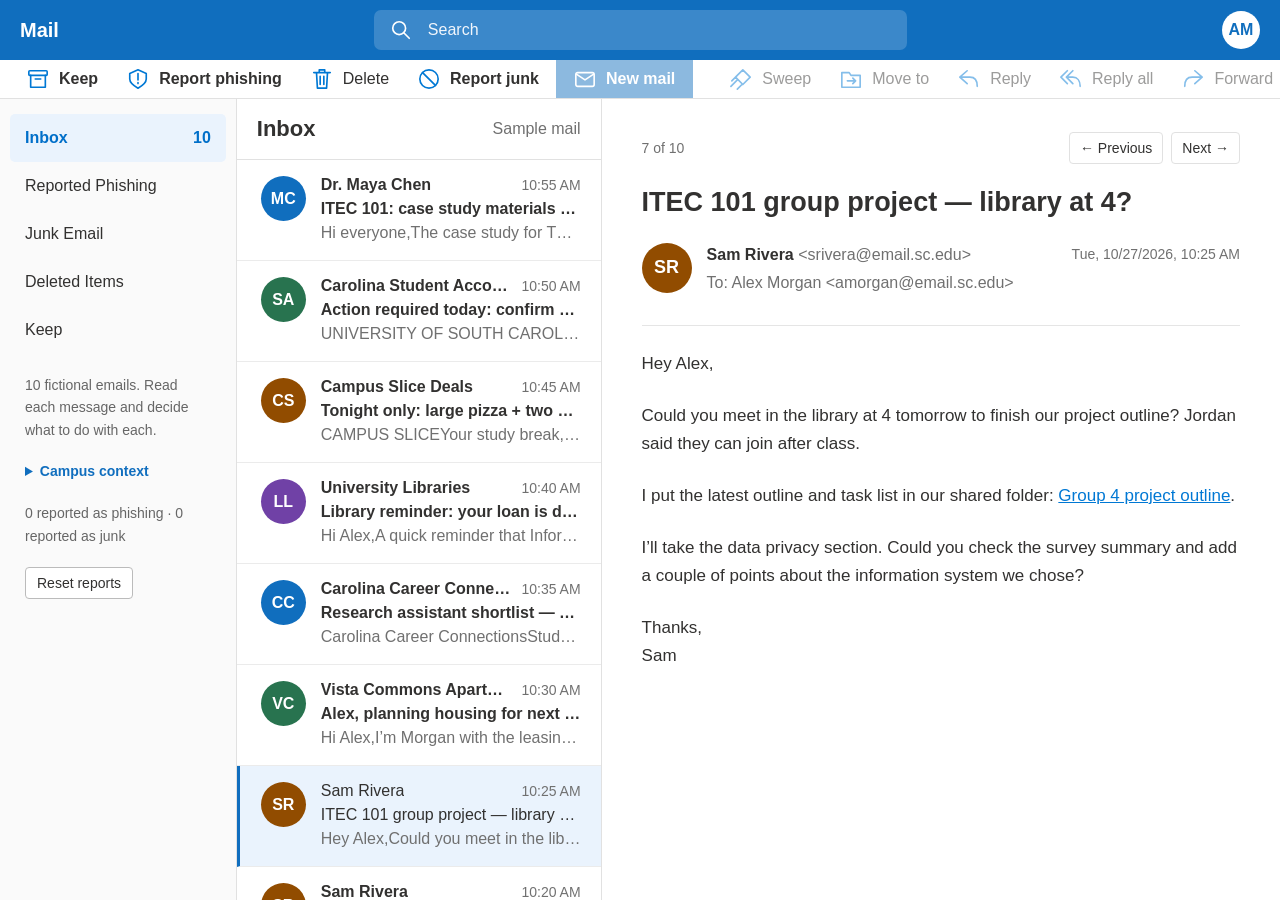
<file: email-07.html>
<!DOCTYPE html>
<html lang="en">
<head>
  <meta charset="UTF-8">
  <meta name="viewport" content="width=device-width, initial-scale=1.0">
  <meta name="description" content="A fictional college student inbox for evaluating sample emails.">
  <title>ITEC 101 group project — library at 4? | Student Mail</title>
  <link rel="stylesheet" href="styles.css">
</head>
<body>
<!-- Reusable, locally embedded icons; no external libraries required. -->
<svg class="icon-definitions" xmlns="http://www.w3.org/2000/svg" aria-hidden="true"><defs>
  <symbol id="mail" viewBox="0 0 24 24"><rect x="2" y="5" width="20" height="15" rx="2"/><path d="m3 7 9 6 9-6"/></symbol>
  <symbol id="search-icon" viewBox="0 0 24 24"><circle cx="10" cy="10" r="7"/><path d="m15 15 6 6"/></symbol>
  <symbol id="delete" viewBox="0 0 24 24"><path d="M3 5h18M9 5V2h6v3M6 5l1 17h10l1-17M10 9v9M14 9v9"/></symbol>
  <symbol id="archive" viewBox="0 0 24 24"><path d="M4 8v13h16V8M9 12h6"/><rect x="2" y="3" width="20" height="5" rx="1"/></symbol>
  <symbol id="shield" viewBox="0 0 24 24"><path d="m12 2 9 4v6c0 5-9 10-9 10S3 17 3 12V6zM12 6v7M12 16v1"/></symbol>
  <symbol id="junk" viewBox="0 0 24 24"><circle cx="12" cy="12" r="10"/><path d="m5 5 14 14"/></symbol>
  <symbol id="sweep" viewBox="0 0 24 24"><path d="m14 2 8 8-8 8-8-8zM2 14l6-6M1 20l7-7M8 23l5-5"/></symbol>
  <symbol id="folder" viewBox="0 0 24 24"><path d="M2 5h8l2 3h10v13H2zM8 14h9m-3-3 3 3-3 3"/></symbol>
  <symbol id="reply" viewBox="0 0 24 24"><path d="m10 3-8 7 8 7M3 10h10c6 0 8 4 8 10"/></symbol>
  <symbol id="reply-all" viewBox="0 0 24 24"><path d="m8 3-7 7 7 7m6-14-7 7 7 7M8 10h6c5 0 8 4 8 10"/></symbol>
  <symbol id="forward" viewBox="0 0 24 24"><path d="m14 3 8 7-8 7M21 10H11c-6 0-8 4-8 10"/></symbol>
  <symbol id="tag" viewBox="0 0 24 24"><path d="M2 2h10l10 10-10 10L2 12z"/><circle cx="7" cy="7" r="1"/></symbol>
</defs></svg>
<header class="topbar">
  <span class="app-name">Mail</span>
  <div class="search-box"><svg class="icon" aria-hidden="true"><use href="#search-icon"/></svg><label class="sr-only" for="search">Search sample mail</label><input id="search" type="search" placeholder="Search"></div>
  <div class="profile" aria-label="Alex Morgan">AM</div>
</header>
<!-- Sample mail interface; no connection to an external mail service. -->
<nav class="toolbar" aria-label="Mail actions">
  <button class="new-mail" type="button"><svg class="icon"><use href="#mail"/></svg>New mail</button>
  <button id="delete-email" type="button"><svg class="icon"><use href="#delete"/></svg>Delete</button>
  <button id="keep-email" type="button"><svg class="icon"><use href="#archive"/></svg>Keep</button>
  <button id="report-phishing" type="button"><svg class="icon"><use href="#shield"/></svg>Report phishing</button>
  <button id="report-junk" type="button"><svg class="icon"><use href="#junk"/></svg>Report junk</button>
  <button type="button"><svg class="icon"><use href="#sweep"/></svg>Sweep</button>
  <button type="button"><svg class="icon"><use href="#folder"/></svg>Move to</button>
  <button type="button"><svg class="icon"><use href="#reply"/></svg>Reply</button>
  <button type="button"><svg class="icon"><use href="#reply-all"/></svg>Reply all</button>
  <button type="button"><svg class="icon"><use href="#forward"/></svg>Forward</button>
  <button type="button"><svg class="icon"><use href="#mail"/></svg>Unread</button>
  <button type="button"><svg class="icon"><use href="#tag"/></svg>Categorize</button>
</nav>
<main class="mail-layout">
  <aside class="folders" aria-label="Mail folders">
    <nav><ul>
      <li><button class="folder active" type="button" aria-current="page">Inbox</button></li>
      <li><button class="folder" type="button">Reported Phishing</button></li>
      <li><button class="folder" type="button">Junk Email</button></li>
      <li><button class="folder" type="button">Deleted Items</button></li>
      <li><button class="folder" type="button">Keep</button></li>
    </ul></nav>
    <p class="exercise-note">10 fictional emails. Read each message and decide what to do with each.</p>
    <details class="workplace-context"><summary>Campus context</summary><p>You are Alex Morgan, a student at the University of South Carolina, enrolled in ITEC 101. Sam Rivera and Jordan are in your project group. The people and messages in this exercise are fictional.</p><p>Campus email formats used here are <strong>@email.sc.edu</strong> for students and <strong>@mailbox.sc.edu</strong> for faculty and staff. Your class uses <strong>blackboard.sc.edu</strong>; student services are available through <strong>my.sc.edu</strong>.</p><p>For this exercise, you have not subscribed to business promotional mailing lists or requested information about pizza offers, apartments, or textbook rentals.</p></details>
    <p id="report-summary" class="exercise-note"></p>
    <button id="reset-reports" class="reset-reports" type="button">Reset reports</button>
  </aside>
  <section class="inbox" aria-labelledby="inbox-heading">
    <header class="inbox-heading"><h1 id="inbox-heading">Inbox</h1><span class="muted sample-label">Sample mail</span></header>
    <p class="sr-only" id="mail-status" role="status" aria-live="polite"></p><ul class="message-list"></ul>
  </section>
  <article class="reading-pane" aria-labelledby="email-subject">
    <div class="reading-navigation"><span id="message-position"></span><div><button id="previous-email" type="button" aria-label="Previous email">← Previous</button><button id="next-email" type="button" aria-label="Next email">Next →</button></div></div>
    <div id="delete-feedback" class="delete-feedback" role="status" aria-live="polite" hidden><span id="delete-feedback-text"></span><button id="undo-delete" type="button">Undo delete</button></div>
    <div id="deleted-banner" class="delete-feedback" hidden><span>This email is in Deleted Items.</span><button id="restore-email" type="button">Restore to Inbox</button></div>
    <div id="keep-banner" class="keep-banner" role="status" aria-live="polite" hidden><span id="keep-confirmation"></span><button id="undo-keep" type="button">Undo keep</button></div>
    <div id="report-banner" class="report-banner" role="status" aria-live="polite" hidden><span id="report-confirmation"></span><button id="undo-report" type="button">Undo report</button></div>
    <h2 id="email-subject">ITEC 101: case study materials for Thursday</h2>
    <header class="email-header"><span class="avatar blue" aria-hidden="true">MC</span><div class="email-people"><p><strong>Dr. Maya Chen</strong> <span class="muted email-address">&lt;mchen@mailbox.sc.edu&gt;</span></p><p class="muted recipients">To: Alex Morgan &lt;amorgan@email.sc.edu&gt;</p></div><time datetime="2026-10-27T10:55">Tue 10/27/2026 10:55 AM</time></header>
    <div class="email-body"><p>Loading your campus inbox…</p><noscript>Enable JavaScript to browse the sample emails and report messages.</noscript></div>
  </article>
</main>
<script src="mail.js" defer></script>
</body>
</html>
</file>
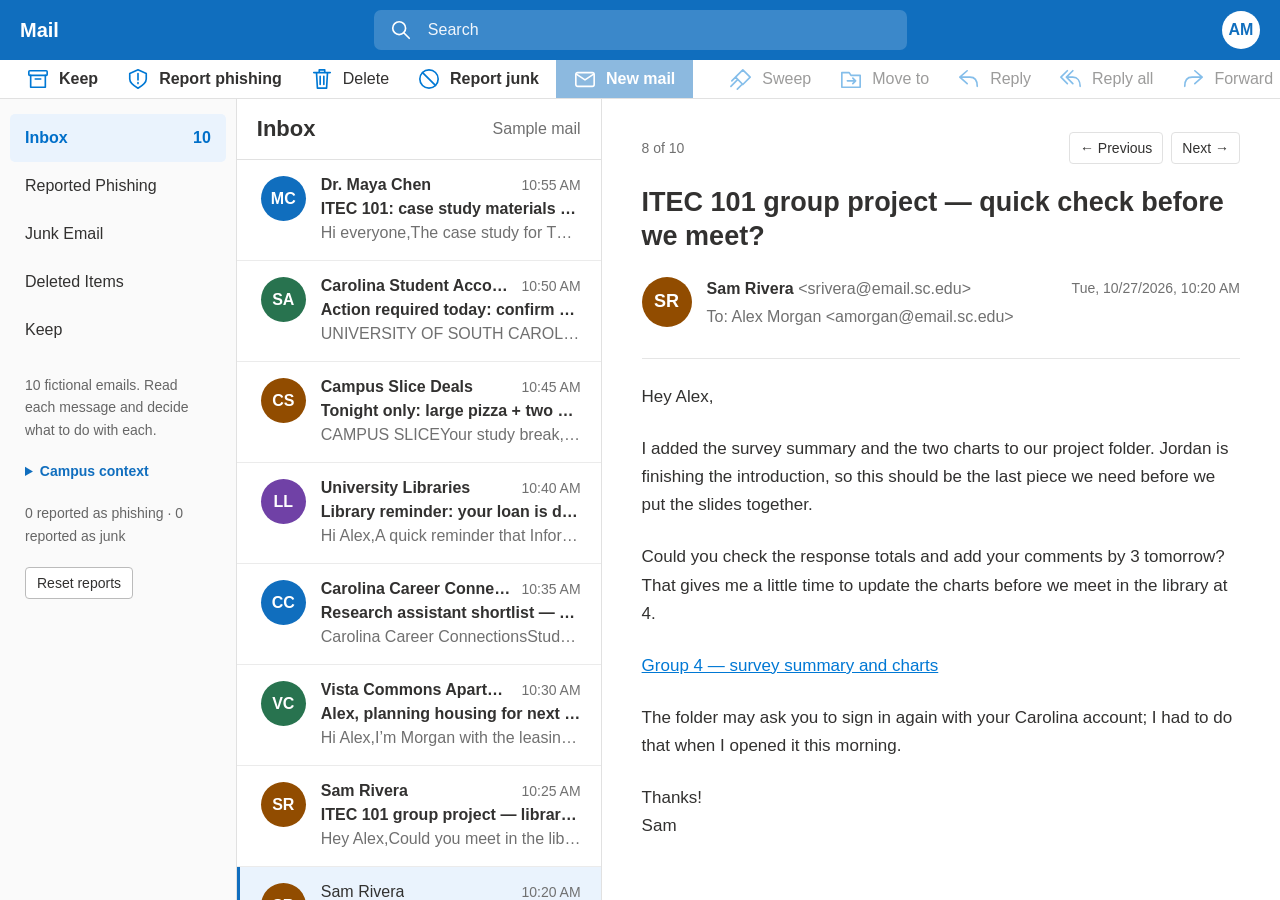
<file: email-08.html>
<!DOCTYPE html>
<html lang="en">
<head>
  <meta charset="UTF-8">
  <meta name="viewport" content="width=device-width, initial-scale=1.0">
  <meta name="description" content="A fictional college student inbox for evaluating sample emails.">
  <title>ITEC 101 group project — quick check before we meet? | Student Mail</title>
  <link rel="stylesheet" href="styles.css">
</head>
<body>
<!-- Reusable, locally embedded icons; no external libraries required. -->
<svg class="icon-definitions" xmlns="http://www.w3.org/2000/svg" aria-hidden="true"><defs>
  <symbol id="mail" viewBox="0 0 24 24"><rect x="2" y="5" width="20" height="15" rx="2"/><path d="m3 7 9 6 9-6"/></symbol>
  <symbol id="search-icon" viewBox="0 0 24 24"><circle cx="10" cy="10" r="7"/><path d="m15 15 6 6"/></symbol>
  <symbol id="delete" viewBox="0 0 24 24"><path d="M3 5h18M9 5V2h6v3M6 5l1 17h10l1-17M10 9v9M14 9v9"/></symbol>
  <symbol id="archive" viewBox="0 0 24 24"><path d="M4 8v13h16V8M9 12h6"/><rect x="2" y="3" width="20" height="5" rx="1"/></symbol>
  <symbol id="shield" viewBox="0 0 24 24"><path d="m12 2 9 4v6c0 5-9 10-9 10S3 17 3 12V6zM12 6v7M12 16v1"/></symbol>
  <symbol id="junk" viewBox="0 0 24 24"><circle cx="12" cy="12" r="10"/><path d="m5 5 14 14"/></symbol>
  <symbol id="sweep" viewBox="0 0 24 24"><path d="m14 2 8 8-8 8-8-8zM2 14l6-6M1 20l7-7M8 23l5-5"/></symbol>
  <symbol id="folder" viewBox="0 0 24 24"><path d="M2 5h8l2 3h10v13H2zM8 14h9m-3-3 3 3-3 3"/></symbol>
  <symbol id="reply" viewBox="0 0 24 24"><path d="m10 3-8 7 8 7M3 10h10c6 0 8 4 8 10"/></symbol>
  <symbol id="reply-all" viewBox="0 0 24 24"><path d="m8 3-7 7 7 7m6-14-7 7 7 7M8 10h6c5 0 8 4 8 10"/></symbol>
  <symbol id="forward" viewBox="0 0 24 24"><path d="m14 3 8 7-8 7M21 10H11c-6 0-8 4-8 10"/></symbol>
  <symbol id="tag" viewBox="0 0 24 24"><path d="M2 2h10l10 10-10 10L2 12z"/><circle cx="7" cy="7" r="1"/></symbol>
</defs></svg>
<header class="topbar">
  <span class="app-name">Mail</span>
  <div class="search-box"><svg class="icon" aria-hidden="true"><use href="#search-icon"/></svg><label class="sr-only" for="search">Search sample mail</label><input id="search" type="search" placeholder="Search"></div>
  <div class="profile" aria-label="Alex Morgan">AM</div>
</header>
<!-- Sample mail interface; no connection to an external mail service. -->
<nav class="toolbar" aria-label="Mail actions">
  <button class="new-mail" type="button"><svg class="icon"><use href="#mail"/></svg>New mail</button>
  <button id="delete-email" type="button"><svg class="icon"><use href="#delete"/></svg>Delete</button>
  <button id="keep-email" type="button"><svg class="icon"><use href="#archive"/></svg>Keep</button>
  <button id="report-phishing" type="button"><svg class="icon"><use href="#shield"/></svg>Report phishing</button>
  <button id="report-junk" type="button"><svg class="icon"><use href="#junk"/></svg>Report junk</button>
  <button type="button"><svg class="icon"><use href="#sweep"/></svg>Sweep</button>
  <button type="button"><svg class="icon"><use href="#folder"/></svg>Move to</button>
  <button type="button"><svg class="icon"><use href="#reply"/></svg>Reply</button>
  <button type="button"><svg class="icon"><use href="#reply-all"/></svg>Reply all</button>
  <button type="button"><svg class="icon"><use href="#forward"/></svg>Forward</button>
  <button type="button"><svg class="icon"><use href="#mail"/></svg>Unread</button>
  <button type="button"><svg class="icon"><use href="#tag"/></svg>Categorize</button>
</nav>
<main class="mail-layout">
  <aside class="folders" aria-label="Mail folders">
    <nav><ul>
      <li><button class="folder active" type="button" aria-current="page">Inbox</button></li>
      <li><button class="folder" type="button">Reported Phishing</button></li>
      <li><button class="folder" type="button">Junk Email</button></li>
      <li><button class="folder" type="button">Deleted Items</button></li>
      <li><button class="folder" type="button">Keep</button></li>
    </ul></nav>
    <p class="exercise-note">10 fictional emails. Read each message and decide what to do with each.</p>
    <details class="workplace-context"><summary>Campus context</summary><p>You are Alex Morgan, a student at the University of South Carolina, enrolled in ITEC 101. Sam Rivera and Jordan are in your project group. The people and messages in this exercise are fictional.</p><p>Campus email formats used here are <strong>@email.sc.edu</strong> for students and <strong>@mailbox.sc.edu</strong> for faculty and staff. Your class uses <strong>blackboard.sc.edu</strong>; student services are available through <strong>my.sc.edu</strong>.</p><p>For this exercise, you have not subscribed to business promotional mailing lists or requested information about pizza offers, apartments, or textbook rentals.</p></details>
    <p id="report-summary" class="exercise-note"></p>
    <button id="reset-reports" class="reset-reports" type="button">Reset reports</button>
  </aside>
  <section class="inbox" aria-labelledby="inbox-heading">
    <header class="inbox-heading"><h1 id="inbox-heading">Inbox</h1><span class="muted sample-label">Sample mail</span></header>
    <p class="sr-only" id="mail-status" role="status" aria-live="polite"></p><ul class="message-list"></ul>
  </section>
  <article class="reading-pane" aria-labelledby="email-subject">
    <div class="reading-navigation"><span id="message-position"></span><div><button id="previous-email" type="button" aria-label="Previous email">← Previous</button><button id="next-email" type="button" aria-label="Next email">Next →</button></div></div>
    <div id="delete-feedback" class="delete-feedback" role="status" aria-live="polite" hidden><span id="delete-feedback-text"></span><button id="undo-delete" type="button">Undo delete</button></div>
    <div id="deleted-banner" class="delete-feedback" hidden><span>This email is in Deleted Items.</span><button id="restore-email" type="button">Restore to Inbox</button></div>
    <div id="keep-banner" class="keep-banner" role="status" aria-live="polite" hidden><span id="keep-confirmation"></span><button id="undo-keep" type="button">Undo keep</button></div>
    <div id="report-banner" class="report-banner" role="status" aria-live="polite" hidden><span id="report-confirmation"></span><button id="undo-report" type="button">Undo report</button></div>
    <h2 id="email-subject">ITEC 101: case study materials for Thursday</h2>
    <header class="email-header"><span class="avatar blue" aria-hidden="true">MC</span><div class="email-people"><p><strong>Dr. Maya Chen</strong> <span class="muted email-address">&lt;mchen@mailbox.sc.edu&gt;</span></p><p class="muted recipients">To: Alex Morgan &lt;amorgan@email.sc.edu&gt;</p></div><time datetime="2026-10-27T10:55">Tue 10/27/2026 10:55 AM</time></header>
    <div class="email-body"><p>Loading your campus inbox…</p><noscript>Enable JavaScript to browse the sample emails and report messages.</noscript></div>
  </article>
</main>
<script src="mail.js" defer></script>
</body>
</html>
</file>
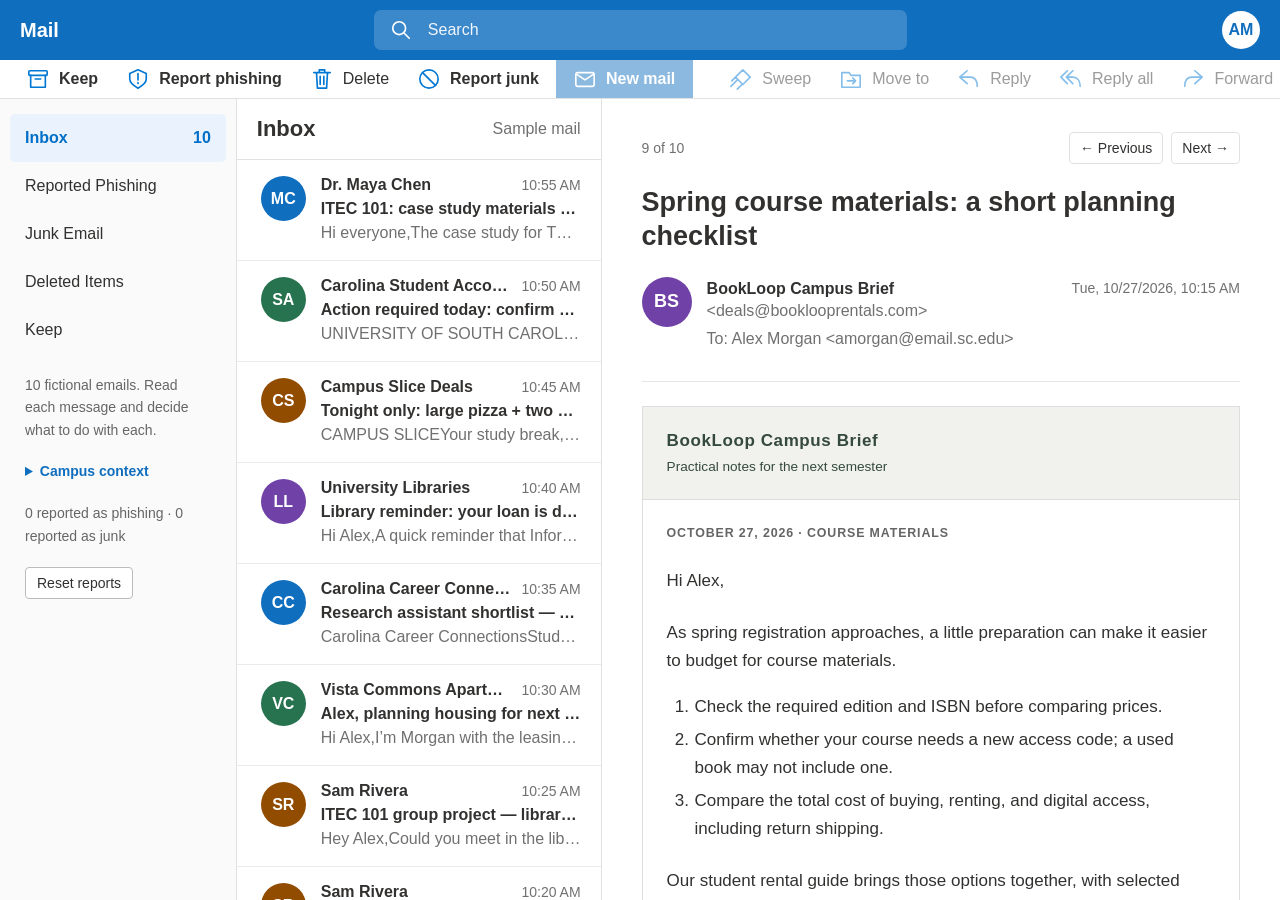
<file: email-09.html>
<!DOCTYPE html>
<html lang="en">
<head>
  <meta charset="UTF-8">
  <meta name="viewport" content="width=device-width, initial-scale=1.0">
  <meta name="description" content="A fictional college student inbox for evaluating sample emails.">
  <title>Spring course materials: a short planning checklist | Student Mail</title>
  <link rel="stylesheet" href="styles.css">
</head>
<body>
<!-- Reusable, locally embedded icons; no external libraries required. -->
<svg class="icon-definitions" xmlns="http://www.w3.org/2000/svg" aria-hidden="true"><defs>
  <symbol id="mail" viewBox="0 0 24 24"><rect x="2" y="5" width="20" height="15" rx="2"/><path d="m3 7 9 6 9-6"/></symbol>
  <symbol id="search-icon" viewBox="0 0 24 24"><circle cx="10" cy="10" r="7"/><path d="m15 15 6 6"/></symbol>
  <symbol id="delete" viewBox="0 0 24 24"><path d="M3 5h18M9 5V2h6v3M6 5l1 17h10l1-17M10 9v9M14 9v9"/></symbol>
  <symbol id="archive" viewBox="0 0 24 24"><path d="M4 8v13h16V8M9 12h6"/><rect x="2" y="3" width="20" height="5" rx="1"/></symbol>
  <symbol id="shield" viewBox="0 0 24 24"><path d="m12 2 9 4v6c0 5-9 10-9 10S3 17 3 12V6zM12 6v7M12 16v1"/></symbol>
  <symbol id="junk" viewBox="0 0 24 24"><circle cx="12" cy="12" r="10"/><path d="m5 5 14 14"/></symbol>
  <symbol id="sweep" viewBox="0 0 24 24"><path d="m14 2 8 8-8 8-8-8zM2 14l6-6M1 20l7-7M8 23l5-5"/></symbol>
  <symbol id="folder" viewBox="0 0 24 24"><path d="M2 5h8l2 3h10v13H2zM8 14h9m-3-3 3 3-3 3"/></symbol>
  <symbol id="reply" viewBox="0 0 24 24"><path d="m10 3-8 7 8 7M3 10h10c6 0 8 4 8 10"/></symbol>
  <symbol id="reply-all" viewBox="0 0 24 24"><path d="m8 3-7 7 7 7m6-14-7 7 7 7M8 10h6c5 0 8 4 8 10"/></symbol>
  <symbol id="forward" viewBox="0 0 24 24"><path d="m14 3 8 7-8 7M21 10H11c-6 0-8 4-8 10"/></symbol>
  <symbol id="tag" viewBox="0 0 24 24"><path d="M2 2h10l10 10-10 10L2 12z"/><circle cx="7" cy="7" r="1"/></symbol>
</defs></svg>
<header class="topbar">
  <span class="app-name">Mail</span>
  <div class="search-box"><svg class="icon" aria-hidden="true"><use href="#search-icon"/></svg><label class="sr-only" for="search">Search sample mail</label><input id="search" type="search" placeholder="Search"></div>
  <div class="profile" aria-label="Alex Morgan">AM</div>
</header>
<!-- Sample mail interface; no connection to an external mail service. -->
<nav class="toolbar" aria-label="Mail actions">
  <button class="new-mail" type="button"><svg class="icon"><use href="#mail"/></svg>New mail</button>
  <button id="delete-email" type="button"><svg class="icon"><use href="#delete"/></svg>Delete</button>
  <button id="keep-email" type="button"><svg class="icon"><use href="#archive"/></svg>Keep</button>
  <button id="report-phishing" type="button"><svg class="icon"><use href="#shield"/></svg>Report phishing</button>
  <button id="report-junk" type="button"><svg class="icon"><use href="#junk"/></svg>Report junk</button>
  <button type="button"><svg class="icon"><use href="#sweep"/></svg>Sweep</button>
  <button type="button"><svg class="icon"><use href="#folder"/></svg>Move to</button>
  <button type="button"><svg class="icon"><use href="#reply"/></svg>Reply</button>
  <button type="button"><svg class="icon"><use href="#reply-all"/></svg>Reply all</button>
  <button type="button"><svg class="icon"><use href="#forward"/></svg>Forward</button>
  <button type="button"><svg class="icon"><use href="#mail"/></svg>Unread</button>
  <button type="button"><svg class="icon"><use href="#tag"/></svg>Categorize</button>
</nav>
<main class="mail-layout">
  <aside class="folders" aria-label="Mail folders">
    <nav><ul>
      <li><button class="folder active" type="button" aria-current="page">Inbox</button></li>
      <li><button class="folder" type="button">Reported Phishing</button></li>
      <li><button class="folder" type="button">Junk Email</button></li>
      <li><button class="folder" type="button">Deleted Items</button></li>
      <li><button class="folder" type="button">Keep</button></li>
    </ul></nav>
    <p class="exercise-note">10 fictional emails. Read each message and decide what to do with each.</p>
    <details class="workplace-context"><summary>Campus context</summary><p>You are Alex Morgan, a student at the University of South Carolina, enrolled in ITEC 101. Sam Rivera and Jordan are in your project group. The people and messages in this exercise are fictional.</p><p>Campus email formats used here are <strong>@email.sc.edu</strong> for students and <strong>@mailbox.sc.edu</strong> for faculty and staff. Your class uses <strong>blackboard.sc.edu</strong>; student services are available through <strong>my.sc.edu</strong>.</p><p>For this exercise, you have not subscribed to business promotional mailing lists or requested information about pizza offers, apartments, or textbook rentals.</p></details>
    <p id="report-summary" class="exercise-note"></p>
    <button id="reset-reports" class="reset-reports" type="button">Reset reports</button>
  </aside>
  <section class="inbox" aria-labelledby="inbox-heading">
    <header class="inbox-heading"><h1 id="inbox-heading">Inbox</h1><span class="muted sample-label">Sample mail</span></header>
    <p class="sr-only" id="mail-status" role="status" aria-live="polite"></p><ul class="message-list"></ul>
  </section>
  <article class="reading-pane" aria-labelledby="email-subject">
    <div class="reading-navigation"><span id="message-position"></span><div><button id="previous-email" type="button" aria-label="Previous email">← Previous</button><button id="next-email" type="button" aria-label="Next email">Next →</button></div></div>
    <div id="delete-feedback" class="delete-feedback" role="status" aria-live="polite" hidden><span id="delete-feedback-text"></span><button id="undo-delete" type="button">Undo delete</button></div>
    <div id="deleted-banner" class="delete-feedback" hidden><span>This email is in Deleted Items.</span><button id="restore-email" type="button">Restore to Inbox</button></div>
    <div id="keep-banner" class="keep-banner" role="status" aria-live="polite" hidden><span id="keep-confirmation"></span><button id="undo-keep" type="button">Undo keep</button></div>
    <div id="report-banner" class="report-banner" role="status" aria-live="polite" hidden><span id="report-confirmation"></span><button id="undo-report" type="button">Undo report</button></div>
    <h2 id="email-subject">ITEC 101: case study materials for Thursday</h2>
    <header class="email-header"><span class="avatar blue" aria-hidden="true">MC</span><div class="email-people"><p><strong>Dr. Maya Chen</strong> <span class="muted email-address">&lt;mchen@mailbox.sc.edu&gt;</span></p><p class="muted recipients">To: Alex Morgan &lt;amorgan@email.sc.edu&gt;</p></div><time datetime="2026-10-27T10:55">Tue 10/27/2026 10:55 AM</time></header>
    <div class="email-body"><p>Loading your campus inbox…</p><noscript>Enable JavaScript to browse the sample emails and report messages.</noscript></div>
  </article>
</main>
<script src="mail.js" defer></script>
</body>
</html>
</file>
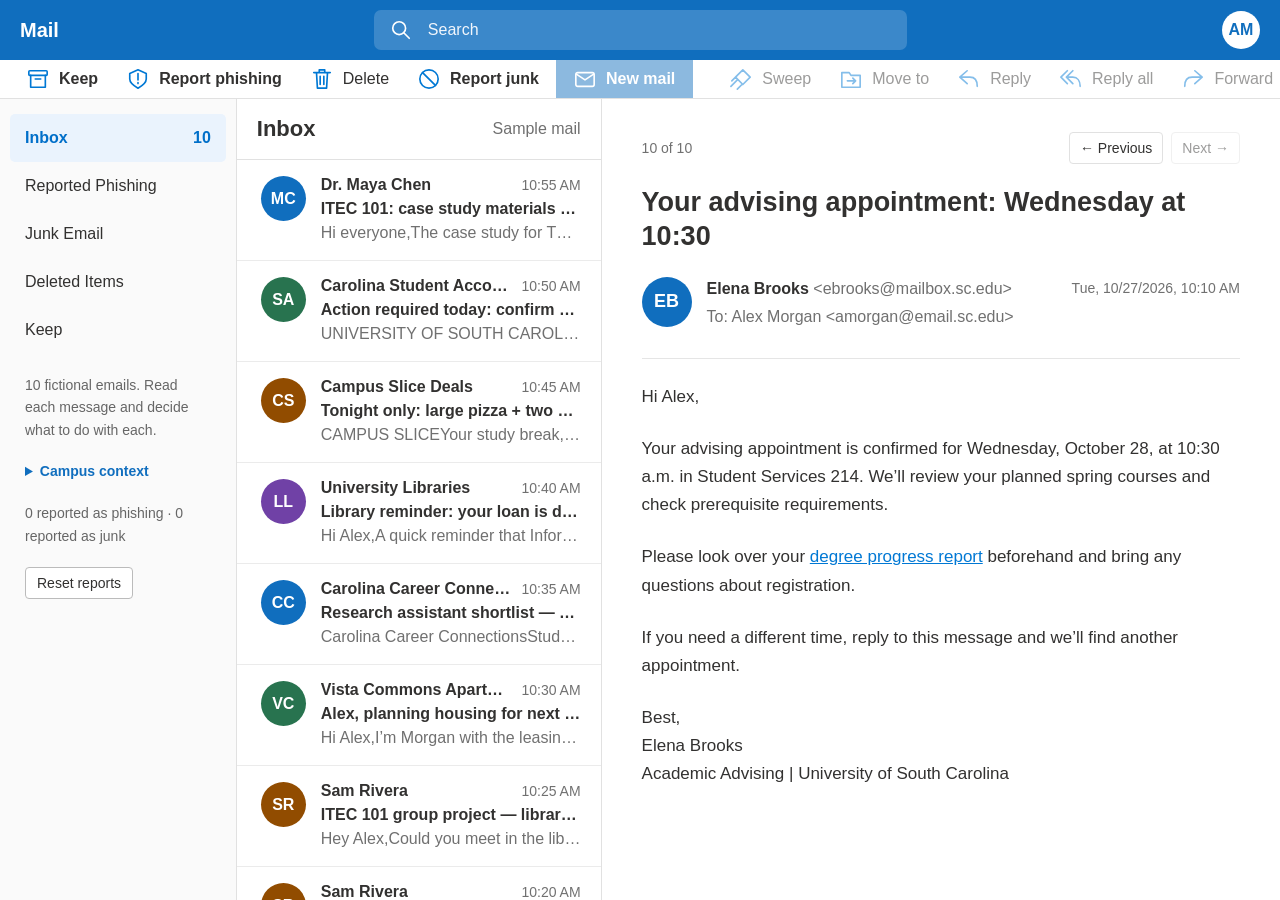
<file: email-10.html>
<!DOCTYPE html>
<html lang="en">
<head>
  <meta charset="UTF-8">
  <meta name="viewport" content="width=device-width, initial-scale=1.0">
  <meta name="description" content="A fictional college student inbox for evaluating sample emails.">
  <title>Your advising appointment: Wednesday at 10:30 | Student Mail</title>
  <link rel="stylesheet" href="styles.css">
</head>
<body>
<!-- Reusable, locally embedded icons; no external libraries required. -->
<svg class="icon-definitions" xmlns="http://www.w3.org/2000/svg" aria-hidden="true"><defs>
  <symbol id="mail" viewBox="0 0 24 24"><rect x="2" y="5" width="20" height="15" rx="2"/><path d="m3 7 9 6 9-6"/></symbol>
  <symbol id="search-icon" viewBox="0 0 24 24"><circle cx="10" cy="10" r="7"/><path d="m15 15 6 6"/></symbol>
  <symbol id="delete" viewBox="0 0 24 24"><path d="M3 5h18M9 5V2h6v3M6 5l1 17h10l1-17M10 9v9M14 9v9"/></symbol>
  <symbol id="archive" viewBox="0 0 24 24"><path d="M4 8v13h16V8M9 12h6"/><rect x="2" y="3" width="20" height="5" rx="1"/></symbol>
  <symbol id="shield" viewBox="0 0 24 24"><path d="m12 2 9 4v6c0 5-9 10-9 10S3 17 3 12V6zM12 6v7M12 16v1"/></symbol>
  <symbol id="junk" viewBox="0 0 24 24"><circle cx="12" cy="12" r="10"/><path d="m5 5 14 14"/></symbol>
  <symbol id="sweep" viewBox="0 0 24 24"><path d="m14 2 8 8-8 8-8-8zM2 14l6-6M1 20l7-7M8 23l5-5"/></symbol>
  <symbol id="folder" viewBox="0 0 24 24"><path d="M2 5h8l2 3h10v13H2zM8 14h9m-3-3 3 3-3 3"/></symbol>
  <symbol id="reply" viewBox="0 0 24 24"><path d="m10 3-8 7 8 7M3 10h10c6 0 8 4 8 10"/></symbol>
  <symbol id="reply-all" viewBox="0 0 24 24"><path d="m8 3-7 7 7 7m6-14-7 7 7 7M8 10h6c5 0 8 4 8 10"/></symbol>
  <symbol id="forward" viewBox="0 0 24 24"><path d="m14 3 8 7-8 7M21 10H11c-6 0-8 4-8 10"/></symbol>
  <symbol id="tag" viewBox="0 0 24 24"><path d="M2 2h10l10 10-10 10L2 12z"/><circle cx="7" cy="7" r="1"/></symbol>
</defs></svg>
<header class="topbar">
  <span class="app-name">Mail</span>
  <div class="search-box"><svg class="icon" aria-hidden="true"><use href="#search-icon"/></svg><label class="sr-only" for="search">Search sample mail</label><input id="search" type="search" placeholder="Search"></div>
  <div class="profile" aria-label="Alex Morgan">AM</div>
</header>
<!-- Sample mail interface; no connection to an external mail service. -->
<nav class="toolbar" aria-label="Mail actions">
  <button class="new-mail" type="button"><svg class="icon"><use href="#mail"/></svg>New mail</button>
  <button id="delete-email" type="button"><svg class="icon"><use href="#delete"/></svg>Delete</button>
  <button id="keep-email" type="button"><svg class="icon"><use href="#archive"/></svg>Keep</button>
  <button id="report-phishing" type="button"><svg class="icon"><use href="#shield"/></svg>Report phishing</button>
  <button id="report-junk" type="button"><svg class="icon"><use href="#junk"/></svg>Report junk</button>
  <button type="button"><svg class="icon"><use href="#sweep"/></svg>Sweep</button>
  <button type="button"><svg class="icon"><use href="#folder"/></svg>Move to</button>
  <button type="button"><svg class="icon"><use href="#reply"/></svg>Reply</button>
  <button type="button"><svg class="icon"><use href="#reply-all"/></svg>Reply all</button>
  <button type="button"><svg class="icon"><use href="#forward"/></svg>Forward</button>
  <button type="button"><svg class="icon"><use href="#mail"/></svg>Unread</button>
  <button type="button"><svg class="icon"><use href="#tag"/></svg>Categorize</button>
</nav>
<main class="mail-layout">
  <aside class="folders" aria-label="Mail folders">
    <nav><ul>
      <li><button class="folder active" type="button" aria-current="page">Inbox</button></li>
      <li><button class="folder" type="button">Reported Phishing</button></li>
      <li><button class="folder" type="button">Junk Email</button></li>
      <li><button class="folder" type="button">Deleted Items</button></li>
      <li><button class="folder" type="button">Keep</button></li>
    </ul></nav>
    <p class="exercise-note">10 fictional emails. Read each message and decide what to do with each.</p>
    <details class="workplace-context"><summary>Campus context</summary><p>You are Alex Morgan, a student at the University of South Carolina, enrolled in ITEC 101. Sam Rivera and Jordan are in your project group. The people and messages in this exercise are fictional.</p><p>Campus email formats used here are <strong>@email.sc.edu</strong> for students and <strong>@mailbox.sc.edu</strong> for faculty and staff. Your class uses <strong>blackboard.sc.edu</strong>; student services are available through <strong>my.sc.edu</strong>.</p><p>For this exercise, you have not subscribed to business promotional mailing lists or requested information about pizza offers, apartments, or textbook rentals.</p></details>
    <p id="report-summary" class="exercise-note"></p>
    <button id="reset-reports" class="reset-reports" type="button">Reset reports</button>
  </aside>
  <section class="inbox" aria-labelledby="inbox-heading">
    <header class="inbox-heading"><h1 id="inbox-heading">Inbox</h1><span class="muted sample-label">Sample mail</span></header>
    <p class="sr-only" id="mail-status" role="status" aria-live="polite"></p><ul class="message-list"></ul>
  </section>
  <article class="reading-pane" aria-labelledby="email-subject">
    <div class="reading-navigation"><span id="message-position"></span><div><button id="previous-email" type="button" aria-label="Previous email">← Previous</button><button id="next-email" type="button" aria-label="Next email">Next →</button></div></div>
    <div id="delete-feedback" class="delete-feedback" role="status" aria-live="polite" hidden><span id="delete-feedback-text"></span><button id="undo-delete" type="button">Undo delete</button></div>
    <div id="deleted-banner" class="delete-feedback" hidden><span>This email is in Deleted Items.</span><button id="restore-email" type="button">Restore to Inbox</button></div>
    <div id="keep-banner" class="keep-banner" role="status" aria-live="polite" hidden><span id="keep-confirmation"></span><button id="undo-keep" type="button">Undo keep</button></div>
    <div id="report-banner" class="report-banner" role="status" aria-live="polite" hidden><span id="report-confirmation"></span><button id="undo-report" type="button">Undo report</button></div>
    <h2 id="email-subject">ITEC 101: case study materials for Thursday</h2>
    <header class="email-header"><span class="avatar blue" aria-hidden="true">MC</span><div class="email-people"><p><strong>Dr. Maya Chen</strong> <span class="muted email-address">&lt;mchen@mailbox.sc.edu&gt;</span></p><p class="muted recipients">To: Alex Morgan &lt;amorgan@email.sc.edu&gt;</p></div><time datetime="2026-10-27T10:55">Tue 10/27/2026 10:55 AM</time></header>
    <div class="email-body"><p>Loading your campus inbox…</p><noscript>Enable JavaScript to browse the sample emails and report messages.</noscript></div>
  </article>
</main>
<script src="mail.js" defer></script>
</body>
</html>
</file>
<file: styles.css>
/* Colors and sizing are centralized so this recreation is easy to customize. */
:root { --blue: #106ebe; --link: #0078d4; --selected: #eaf3fd; --border: #e1e1e1; --muted: #707070; --text: #323130; }
* { box-sizing: border-box; }
body { margin: 0; font-family: "Segoe UI", Arial, sans-serif; color: var(--text); background: #fff; font-size: 16px; }
button, input { font: inherit; }
button { color: inherit; cursor: pointer; }
button:focus-visible, input:focus-visible, a:focus-visible { outline: 2px solid var(--link); outline-offset: -3px; }
.icon-definitions { position: absolute; width: 0; height: 0; overflow: hidden; }
.icon { width: 22px; height: 22px; fill: none; stroke: currentColor; stroke-width: 1.8; stroke-linecap: round; stroke-linejoin: round; flex-shrink: 0; }
.sr-only { position: absolute; width: 1px; height: 1px; overflow: hidden; clip-path: inset(50%); white-space: nowrap; }
.topbar { height: 60px; display: flex; align-items: center; justify-content: space-between; gap: 24px; padding: 0 20px; background: var(--blue); color: #fff; }
.app-name { font-size: 20px; font-weight: 600; }
.search-box { display: flex; align-items: center; gap: 14px; background: #ffffff2e; border-radius: 7px; width: 43%; padding: 0 16px; height: 40px; }
.search-box input { width: 100%; min-width: 0; border: 0; background: transparent; color: #fff; outline-offset: 3px; }
.search-box input::placeholder { color: #f1f6fc; opacity: 1; }
.profile { border-radius: 50%; width: 38px; height: 38px; background: #fff; color: var(--blue); display: grid; place-items: center; font-weight: 600; }
.toolbar { height: 39px; display: flex; align-items: stretch; gap: 5px; padding: 0 15px; border-bottom: 1px solid var(--border); overflow-x: auto; white-space: nowrap; }
.toolbar button { display: flex; align-items: center; gap: 10px; border: 0; background: transparent; padding: 0 12px; flex-shrink: 0; }
.toolbar button:hover { background: #f0f0f0; }
.toolbar .icon { color: var(--link); }
.toolbar .new-mail { background: var(--blue); color: #fff; font-weight: 600; padding-inline: 18px; margin-right: 20px; }
.toolbar .new-mail .icon { color: #fff; }
.toolbar .new-mail:hover { background: #005a9e; }
.mail-layout { display: grid; grid-template-columns: 18.5% 28.5% minmax(0, 1fr); height: calc(100dvh - 99px); }
.folders { padding: 15px 10px; background: #fafafa; border-right: 1px solid var(--border); overflow-y: auto; }
ul { list-style: none; padding: 0; margin: 0; }
.folder { width: 100%; display: flex; align-items: center; justify-content: space-between; min-height: 48px; padding: 10px 15px; background: transparent; border: 0; border-radius: 5px; text-align: left; }
.folder:hover { background: #eee; }
.folder.active { background: var(--selected); color: #006fc9; font-weight: 600; }
.folders h2 { font-size: 14px; text-transform: uppercase; color: #666; margin: 20px 15px 10px; font-weight: 600; }
.inbox { min-width: 0; border-right: 1px solid var(--border); overflow-y: auto; }
.inbox-heading { height: 61px; display: flex; justify-content: space-between; align-items: center; padding: 0 20px; border-bottom: 1px solid var(--border); }
.inbox-heading h1 { margin: 0; font-size: 22px; font-weight: 600; }
.inbox-heading button { border: 0; background: none; color: #666; padding: 8px 0 8px 12px; }
.message { min-height: 101px; display: flex; gap: 15px; padding: 16px 20px 15px 24px; border-bottom: 1px solid #ebebeb; }
.message.selected { background: var(--selected); border-left: 3px solid var(--blue); padding-left: 21px; }
.avatar { width: 45px; height: 45px; display: grid; place-items: center; border-radius: 50%; font-weight: 600; color: #fff; flex-shrink: 0; }
.blue { background: #106ebe; } .amber { background: #914c00; } .green { background: #28734f; } .purple { background: #7041a6; } .red { background: #af242d; }
.message-info { min-width: 0; flex: 1; }
.message-top { display: flex; align-items: baseline; justify-content: space-between; gap: 10px; margin: 0 0 3px; }
.sender { overflow: hidden; text-overflow: ellipsis; white-space: nowrap; }
time, .message-time { font-size: 14px; color: var(--muted); white-space: nowrap; }
.message p { margin: 0; white-space: nowrap; overflow: hidden; text-overflow: ellipsis; line-height: 1.5; }
.message .preview { color: var(--muted); }
.unread .sender, .unread .subject { font-weight: 600; }
.reading-pane { min-width: 0; padding: 33px 40px 24px; overflow-y: auto; }
.reading-pane > h2 { font-size: 27px; font-weight: 600; line-height: 1.25; margin: 0 0 23px; }
.email-header { display: flex; align-items: flex-start; gap: 15px; padding-bottom: 24px; border-bottom: 1px solid #e5e5e5; }
.email-header .avatar { width: 50px; height: 50px; font-size: 18px; }
.email-people { flex: 1; min-width: 0; }
.email-people p { margin: 1px 0 6px; line-height: 1.4; }
.email-address { overflow-wrap: anywhere; }
.email-header time { padding-top: 3px; }
.muted { color: var(--muted); }
.email-body { font-size: 17px; line-height: 1.65; }
.email-body p { margin: 24px 0 18px; }
.email-body ol { padding-left: 27px; margin: 18px 0; }
.email-body li { padding-left: 1px; margin-bottom: 5px; }
a { color: var(--link); }
.attachment { display: flex; align-items: center; gap: 15px; border: 1px solid #ddd; border-radius: 7px; width: min(465px, 100%); padding: 13px 18px; margin-top: 30px; line-height: 1.4; }
.doc-icon { background: #185abd; border-radius: 4px; width: 40px; height: 40px; display: grid; place-items: center; color: #fff; font-size: 14px; font-weight: 700; flex-shrink: 0; }
.attachment strong { font-size: 16px; overflow-wrap: anywhere; }
.file-size { display: block; font-size: 14px; }
.venue-details { display: none; }
.venue-details:target { display: block; margin-top: 25px; padding: 15px; background: var(--selected); border-radius: 6px; }
.venue-details h3, .venue-details p { margin: 0 0 8px; }
@media (min-width: 1800px) { body { font-size: 21px; } .topbar { height: 77px; } .toolbar { height: 47px; } .mail-layout { height: calc(100dvh - 124px); } .search-box { height: 51px; } .app-name { font-size: 24px; } .profile { width: 48px; height: 48px; } .folder { min-height: 61px; } .folders h2 { font-size: 18px; } .inbox-heading { height: 78px; } .inbox-heading h1 { font-size: 28px; } .message { min-height: 128px; padding: 20px 26px 18px 30px; gap: 20px; } .message.selected { padding-left: 27px; } .avatar { width: 58px; height: 58px; } time, .message-time { font-size: 19px; } .reading-pane { padding: 42px 50px 26px; } .reading-pane > h2 { font-size: 34px; margin-bottom: 28px; } .email-header .avatar { width: 64px; height: 64px; font-size: 22px; } .email-header { gap: 20px; padding-bottom: 29px; } .email-body { font-size: 22px; } .email-body p { margin: 30px 0 22px; } .attachment { width: 590px; padding: 17px 22px; margin-top: 38px; } .attachment strong { font-size: 20px; } .file-size { font-size: 18px; } .doc-icon { width: 51px; height: 51px; font-size: 17px; } }
@media (max-width: 1200px) { .mail-layout { grid-template-columns: 170px 310px minmax(0,1fr); } .reading-pane { padding: 25px; } .email-header { flex-wrap: wrap; } .email-header time { margin-left: 65px; } .email-body { font-size: 16px; } }
@media (max-width: 850px) { .mail-layout { grid-template-columns: 260px minmax(0,1fr); } .folders { display: none; } .message { padding-inline: 14px; gap: 10px; } .message.selected { padding-left: 11px; } .message .avatar { width: 34px; height: 34px; font-size: 13px; } .message-top { flex-wrap: wrap; gap: 0 8px; } .reading-pane > h2 { font-size: 24px; } .search-box { width: 60%; } }
@media (max-width: 600px) { .topbar { padding-inline: 14px; gap: 14px; } .app-name { font-size: 18px; } .search-box { flex: 1; padding-inline: 10px; gap: 8px; } .profile { width: 32px; height: 32px; font-size: 13px; flex-shrink: 0; } .toolbar { padding-inline: 0; } .toolbar .new-mail { margin-right: 5px; } .mail-layout { display: block; height: auto; } .inbox { border-right: 0; } .inbox-heading { height: 52px; } .message-list { display: flex; overflow-x: auto; border-bottom: 1px solid var(--border); } .message { min-width: 270px; width: 270px; min-height: 107px; border-bottom: 0; border-right: 1px solid var(--border); } .reading-pane { padding: 25px 20px; } .email-header { gap: 10px; } .email-header .avatar { width: 40px; height: 40px; font-size: 15px; } .email-header time { margin-left: 50px; font-size: 13px; } .email-people { font-size: 14px; } .email-address { display: block; } }

/* Interactive sample inbox */
.message-button { width: 100%; border-top: 0; border-right: 0; border-left: 0; background: #fff; text-align: left; font: inherit; }
.message-button:hover { background: #f4f7fb; }
.message-button.selected { background: var(--selected); border-left: 3px solid var(--blue); }
.message-info, .message-button .subject, .message-button .preview { display: block; }
.message-button .subject, .message-button .preview { white-space: nowrap; overflow: hidden; text-overflow: ellipsis; line-height: 1.5; }
.message-button .preview { color: var(--muted); }
.reading-navigation { display: flex; justify-content: space-between; align-items: center; gap: 12px; margin-bottom: 22px; color: var(--muted); font-size: 14px; }
.reading-navigation > div { display: flex; gap: 8px; }
.reading-navigation button { background: #fff; border: 1px solid var(--border); border-radius: 4px; padding: 7px 10px; color: var(--text); }
.reading-navigation button:hover:enabled { background: var(--selected); }
button:disabled { cursor: default; opacity: .48; }
.toolbar button:disabled:hover { background: transparent; }
.toolbar .new-mail:disabled:hover { background: var(--blue); }
.inbox-heading button[aria-pressed="true"] { color: var(--blue); font-weight: 600; }
.empty-list { padding: 25px; line-height: 1.6; color: var(--muted); }
.email-body .body-list { list-style: disc; padding-left: 26px; }
.email-table { border-collapse: collapse; width: 100%; max-width: 500px; margin-block: 20px; }
.email-table th, .email-table td { border-bottom: 1px solid var(--border); padding: 10px; text-align: left; }
.email-table th { font-weight: 600; }
.draft-note { padding: 12px; background: #fff6dd; border-radius: 4px; }
[hidden] { display: none !important; }
@media (max-width: 600px) { .message-list > li { flex-shrink: 0; } .reading-navigation { font-size: 12px; } .inbox-heading h1 { font-size: 20px; } }

/* Reporting exercise */
#report-phishing { order: -2; }
#report-junk { order: -1; }
.toolbar button#report-phishing, .toolbar button#report-junk { font-weight: 600; }
.report-banner { display: flex; align-items: center; justify-content: space-between; gap: 12px; padding: 14px 16px; margin-bottom: 22px; border: 1px solid #acd4b9; border-left: 4px solid #247043; background: #edf8f0; color: #225937; border-radius: 5px; font-size: 15px; }
.report-banner button, .reset-reports { padding: 7px 11px; background: #fff; color: var(--text); border: 1px solid #bbb; border-radius: 4px; font: inherit; }
.report-banner button { white-space: nowrap; }
.report-badge { display: block; width: fit-content; margin-top: 7px; padding: 2px 7px; border-radius: 4px; background: #e2f1e7; color: #225937; font-size: 12px; font-weight: 600; }
.exercise-note { margin: 20px 15px; font-size: 14px; line-height: 1.6; color: #666; }
.reset-reports { margin: 0 15px; font-size: 14px; }
@media (max-width: 850px) {
  .mail-layout { height: auto; }
  .folders { display: block; grid-column: 1 / -1; padding: 10px; border-bottom: 1px solid var(--border); }
  .folders nav ul { display: flex; overflow-x: auto; gap: 6px; }
  .folders nav li { flex-shrink: 0; }
  .folders .folder { gap: 12px; min-height: 40px; }
  .exercise-note { display: none; }
  #report-summary { display: inline-block; margin: 8px; font-size: 12px; }
  .reset-reports { margin: 5px; font-size: 12px; }
  .reading-pane, .inbox { max-height: calc(100dvh - 220px); }
}
@media (max-width: 600px) {
  .reading-pane, .inbox { max-height: none; }
  .message { min-height: 135px; }
  .report-banner { flex-wrap: wrap; font-size: 14px; }
}
.workplace-context { margin: 18px 15px; font-size: 14px; line-height: 1.5; color: #555; }
.workplace-context summary { cursor: pointer; color: var(--blue); font-weight: 600; }
.workplace-context strong { overflow-wrap: anywhere; }
@media (max-width: 850px) { .workplace-context { margin: 8px; font-size: 13px; } }

#delete-email { order: -1; }
.delete-feedback { display: flex; align-items: center; justify-content: space-between; gap: 12px; margin-bottom: 18px; padding: 14px 16px; border: 1px solid #b9cde4; border-left: 4px solid var(--blue); border-radius: 5px; background: #eef5fc; color: #234c77; font-size: 15px; }
.delete-feedback span { overflow-wrap: anywhere; }
.delete-feedback button { padding: 7px 11px; border: 1px solid #a4b8ce; border-radius: 4px; background: white; color: var(--text); white-space: nowrap; }
@media (max-width: 600px) { .delete-feedback { flex-wrap: wrap; font-size: 14px; } }

.email-image { display: block; width: 100%; max-width: 600px; aspect-ratio: 2.5 / 1; height: auto; object-fit: cover; border-radius: 5px; margin: 24px 0; background: #f2f2f2; }
@media (max-width: 600px) { .email-image { aspect-ratio: 2 / 1; margin: 18px 0; } }

#keep-email { order: -3; font-weight: 600; }
.keep-banner { display: flex; align-items: center; justify-content: space-between; gap: 12px; margin-bottom: 18px; padding: 14px 16px; border: 1px solid #c1cddd; border-left: 4px solid #45688b; border-radius: 5px; background: #f1f5fa; color: #2b4a68; font-size: 15px; }
.keep-banner button { padding: 7px 11px; border: 1px solid #a4b8ce; border-radius: 4px; background: #fff; color: var(--text); white-space: nowrap; }
.keep-badge { background: #e6edf7; color: #2b4a68; }
@media (max-width: 600px) { .keep-banner { flex-wrap: wrap; font-size: 14px; } }
/* Email rows are real hyperlinks with the original inbox appearance. */
a.message-button { color: inherit; text-decoration: none; cursor: pointer; }

/* Fictional message-specific formatting; difficulty never appears in the inbox. */
.message-card { max-width: 640px; margin: 24px 0; border: 1px solid #dedede; background: #fff; }
.message-brand { padding: 22px 24px; font-weight: 700; letter-spacing: .035em; line-height: 1.4; }
.message-brand span { display: block; margin-top: 5px; font-weight: 400; font-size: .8em; letter-spacing: 0; }
.garnet-brand { background: #73000a; color: #fff; }
.neutral-brand { background: #f2f5f8; color: #24425a; border-bottom: 3px solid #48677d; }
.pizza-brand { background: #873518; color: #fff; }
.newsletter-brand { background: #f1f2ee; color: #354a3d; border-bottom: 1px solid #d9ded8; }
.message-card-content { padding: 0 24px 5px; }
.email-body .message-eyebrow { font-size: .73em; font-weight: 600; letter-spacing: .07em; color: #656565; margin-top: 23px; }
.email-body .message-reference { font-size: .8em; line-height: 1.6; color: #606060; }
.message-footer { padding: 16px 24px; background: #f7f7f7; border-top: 1px solid #e5e5e5; color: #606060; font-size: .75em; line-height: 1.65; }
.email-body a.message-cta { display: inline-block; padding: 11px 18px; background: #106ebe; color: white; border-radius: 3px; text-decoration: none; font-weight: 600; }
.email-body .promotion-image { margin: 0; max-width: 100%; border-radius: 0; }
.promotion-headline { font-size: 1.5em; line-height: 1.25; margin: 16px 0; }
.email-body .newsletter-checklist { list-style: decimal; }
@media (max-width: 600px) { .message-brand, .message-card-content, .message-footer { padding-inline: 16px; } }
</file>
